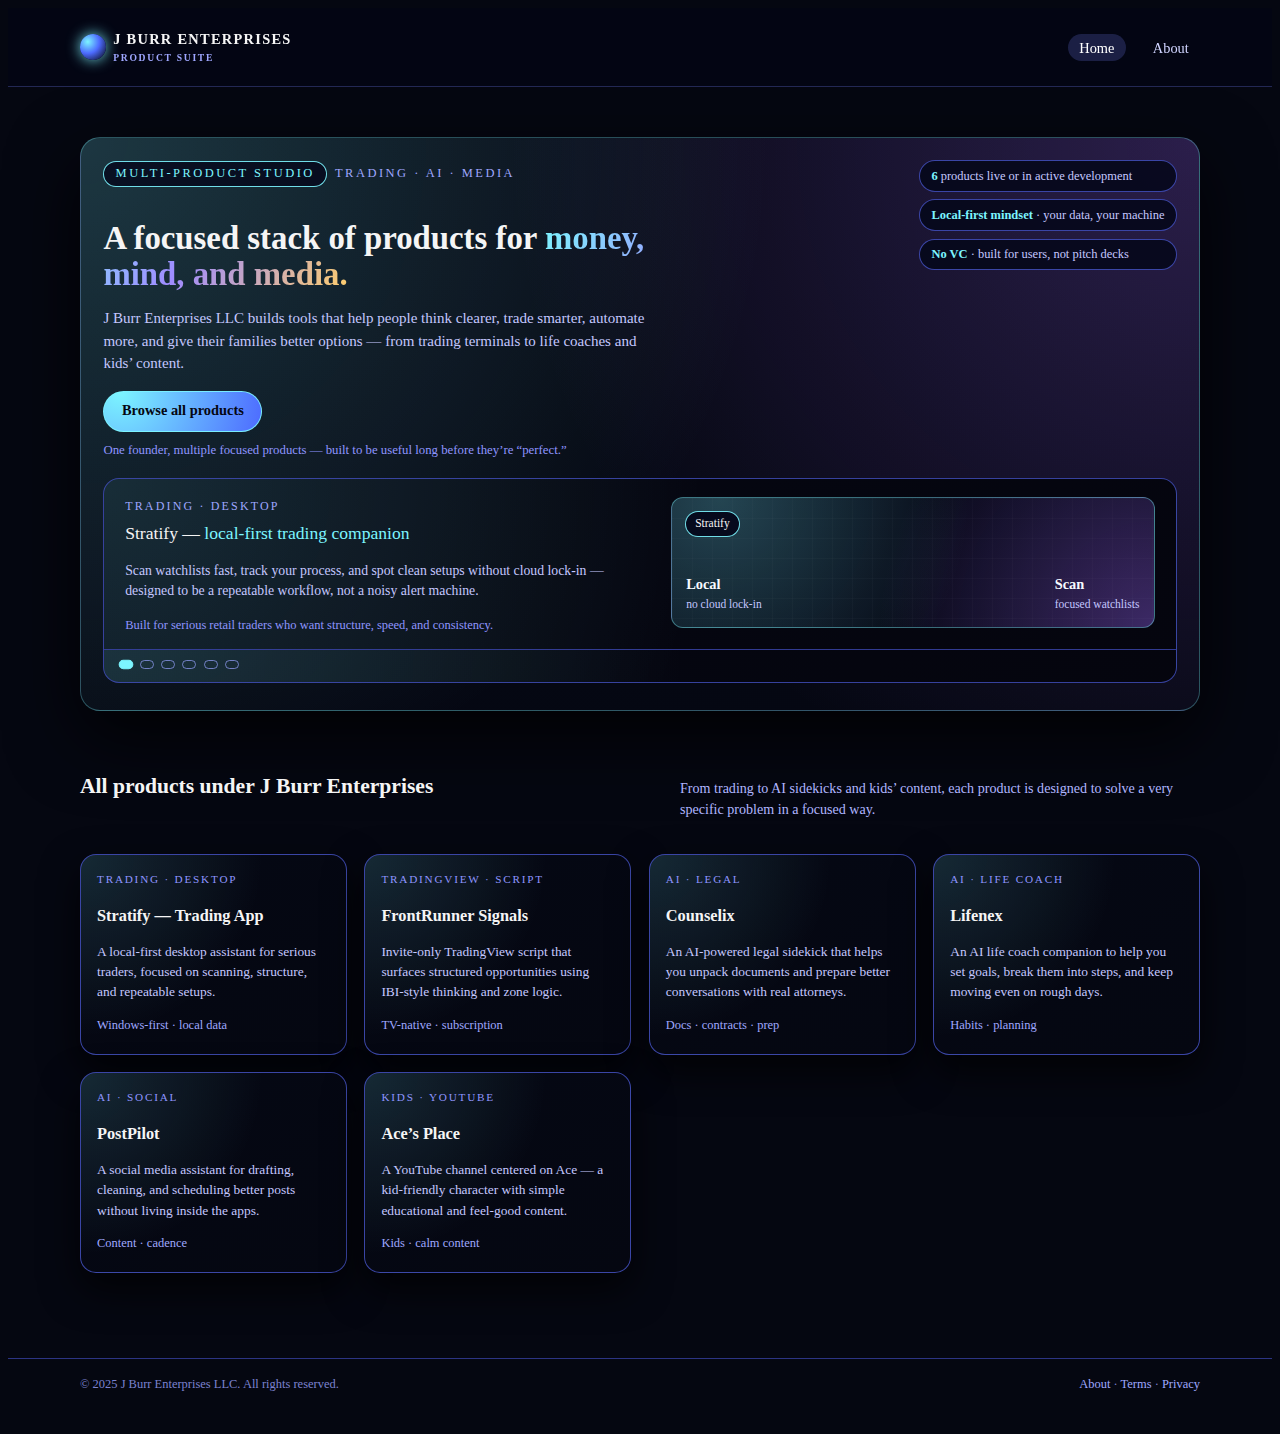
<file: index.html>
<!DOCTYPE html>
<html lang="en">
<head>
  <meta charset="UTF-8">
  <title>J Burr Enterprises LLC | Product Suite</title>
  <meta name="viewport" content="width=device-width, initial-scale=1.0">
  <link rel="stylesheet" href="style.css">
</head>
<body>
<header>
  <div class="nav-container">
    <div class="logo">
      <div class="logo-mark"></div>
      <span>J BURR ENTERPRISES<small>Product Suite</small></span>
    </div>
    <nav>
      <ul>
        <li><a href="index.html" class="active">Home</a></li>
        <li><a href="about/index.html">About</a></li>
      </ul>
    </nav>
    <!-- Removed the "Start with Stratify" CTA so home is neutral -->
  </div>
</header>

<main>
  <section class="hero-shell">
    <div class="hero-header">
      <div class="hero-copy">
        <div class="hero-kicker">
          <span class="pill">Multi-Product Studio</span>
          <span>Trading · AI · Media</span>
        </div>
        <h1>
          A focused stack of products for <span>money, mind, and media.</span>
        </h1>
        <p>
          J Burr Enterprises LLC builds tools that help people think clearer, trade smarter, automate more, and give their
          families better options — from trading terminals to life coaches and kids’ content.
        </p>
        <div class="hero-actions">
          <a href="#products" class="btn btn-primary">Browse all products</a>
          <!-- Removed "Jump to Stratify →" so Stratify isn't singled out -->
        </div>
        <div class="hero-meta">
          One founder, multiple focused products — built to be useful long before they’re “perfect.”
        </div>
      </div>
      <div class="hero-badge-stack">
        <div class="hero-badge"><strong>6</strong> products live or in active development</div>
        <div class="hero-badge"><strong>Local-first mindset</strong> · your data, your machine</div>
        <div class="hero-badge"><strong>No VC</strong> · built for users, not pitch decks</div>
      </div>
    </div>

    <div class="carousel" aria-label="Featured products">
      <div class="carousel-inner">
        <article class="carousel-slide active" data-index="0" data-href="stratify/index.html">
          <div class="slide-copy">
            <div class="slide-kicker">Trading · Desktop</div>
            <div class="slide-title">Stratify — <span>local-first trading companion</span></div>
            <p>
              Scan watchlists fast, track your process, and spot clean setups without cloud lock-in — designed to be
              a repeatable workflow, not a noisy alert machine.
            </p>
            <div class="slide-meta">
              Built for serious retail traders who want structure, speed, and consistency.
            </div>
          </div>
          <div class="slide-visual">
            <div class="slide-chip">Stratify</div>
            <div class="slide-metric">
              <span><strong>Local</strong>no cloud lock-in</span>
              <span><strong>Scan</strong>focused watchlists</span>
            </div>
          </div>
        </article>

        <article class="carousel-slide" data-index="1" data-href="frontrunner/index.html">
          <div class="slide-copy">
            <div class="slide-kicker">TradingView · Script</div>
            <div class="slide-title">FrontRunner Signals — <span>invite-only signals</span></div>
            <p>
              A premium TradingView indicator built around IBI-style logic and zone awareness to help you spot
              structured opportunities — without meme-chasing.
            </p>
            <div class="slide-meta">
              Subscription-based access with ongoing strategy updates.
            </div>
          </div>
          <div class="slide-visual">
            <div class="slide-chip">FrontRunner Signals</div>
            <div class="slide-metric">
              <span><strong>TV</strong>TradingView-native</span>
              <span><strong>Zones</strong>IBI-focused</span>
            </div>
          </div>
        </article>

        <article class="carousel-slide" data-index="2" data-href="counselix/index.html">
          <div class="slide-copy">
            <div class="slide-kicker">AI · Legal Sidekick</div>
            <div class="slide-title">Counselix — <span>AI legal sidekick</span></div>
            <p>
              A calm, practical helper for understanding legal language and documents — built to help you get clarity
              and prepare better questions for a licensed attorney.
            </p>
            <div class="slide-meta">
              Designed for everyday people and small-business paperwork.
            </div>
          </div>
          <div class="slide-visual">
            <div class="slide-chip">Counselix</div>
            <div class="slide-metric">
              <span><strong>Summaries</strong>plain-language</span>
              <span><strong>Prep</strong>better questions</span>
            </div>
          </div>
        </article>

        <article class="carousel-slide" data-index="3" data-href="lifenex/index.html">
          <div class="slide-copy">
            <div class="slide-kicker">AI · Life Coach</div>
            <div class="slide-title">Lifenex — <span>AI life coach companion</span></div>
            <p>
              A supportive, structured coaching assistant for goals, habits, and follow-through — built for real life,
              not “quote” culture. Track progress and stay consistent.
            </p>
            <div class="slide-meta">
              Focused on planning, habit streaks, and practical next steps.
            </div>
          </div>
          <div class="slide-visual">
            <div class="slide-chip">Lifenex</div>
            <div class="slide-metric">
              <span><strong>Habits</strong>daily nudges</span>
              <span><strong>Focus</strong>goal tracking</span>
            </div>
          </div>
        </article>

        <article class="carousel-slide" data-index="4" data-href="postpilot/index.html">
          <div class="slide-copy">
            <div class="slide-kicker">AI · Social Media</div>
            <div class="slide-title">PostPilot — <span>AI social media assistant</span></div>
            <p>
              Draft better posts faster, keep your pipeline moving, and stay consistent without burning out.
              Built to help creators and small businesses publish with confidence.
            </p>
            <div class="slide-meta">
              Content support from idea → draft → schedule (as integrations roll out).
            </div>
          </div>
          <div class="slide-visual">
            <div class="slide-chip">PostPilot</div>
            <div class="slide-metric">
              <span><strong>Drafts</strong>faster content</span>
              <span><strong>Cadence</strong>stay consistent</span>
            </div>
          </div>
        </article>

        <article class="carousel-slide" data-index="5" data-href="acesplace/index.html">
          <div class="slide-copy">
            <div class="slide-kicker">Kids · YouTube</div>
            <div class="slide-title">Ace’s Place — <span>kids’ learning & fun</span></div>
            <p>
              A kid-safe animated world with simple learning and feel-good stories — designed to be fun for kids
              and comfortable for parents.
            </p>
            <div class="slide-meta">
              Counting, colors, states, stories, and more — all in Ace’s world.
            </div>
          </div>
          <div class="slide-visual">
            <div class="slide-chip">Ace’s Place</div>
            <div class="slide-metric">
              <span><strong>Learn</strong>light education</span>
              <span><strong>Vibes</strong>kid-safe</span>
            </div>
          </div>
        </article>
      </div>

      <div class="carousel-dots">
        <button class="dot active" data-index="0"></button>
        <button class="dot" data-index="1"></button>
        <button class="dot" data-index="2"></button>
        <button class="dot" data-index="3"></button>
        <button class="dot" data-index="4"></button>
        <button class="dot" data-index="5"></button>
      </div>
    </div>
  </section>

  <section class="section" id="products">
    <div class="section-header">
      <h2>All products under J Burr Enterprises</h2>
      <p>
        From trading to AI sidekicks and kids’ content, each product is designed to solve a very specific problem in a focused way.
      </p>
    </div>

    <div class="product-grid">
      <a class="card-link" href="stratify/index.html">
        <article class="card">
          <div class="card-tag">Trading · Desktop</div>
          <h3>Stratify — Trading App</h3>
          <p>A local-first desktop assistant for serious traders, focused on scanning, structure, and repeatable setups.</p>
          <div class="card-footer"><span>Windows-first · local data</span></div>
        </article>
      </a>

      <a class="card-link" href="frontrunner/index.html">
        <article class="card">
          <div class="card-tag">TradingView · Script</div>
          <h3>FrontRunner Signals</h3>
          <p>Invite-only TradingView script that surfaces structured opportunities using IBI-style thinking and zone logic.</p>
          <div class="card-footer"><span>TV-native · subscription</span></div>
        </article>
      </a>

      <a class="card-link" href="counselix/index.html">
        <article class="card">
          <div class="card-tag">AI · Legal</div>
          <h3>Counselix</h3>
          <p>An AI-powered legal sidekick that helps you unpack documents and prepare better conversations with real attorneys.</p>
          <div class="card-footer"><span>Docs · contracts · prep</span></div>
        </article>
      </a>

      <a class="card-link" href="lifenex/index.html">
        <article class="card">
          <div class="card-tag">AI · Life Coach</div>
          <h3>Lifenex</h3>
          <p>An AI life coach companion to help you set goals, break them into steps, and keep moving even on rough days.</p>
          <div class="card-footer"><span>Habits · planning</span></div>
        </article>
      </a>

      <a class="card-link" href="postpilot/index.html">
        <article class="card">
          <div class="card-tag">AI · Social</div>
          <h3>PostPilot</h3>
          <p>A social media assistant for drafting, cleaning, and scheduling better posts without living inside the apps.</p>
          <div class="card-footer"><span>Content · cadence</span></div>
        </article>
      </a>

      <a class="card-link" href="acesplace/index.html">
        <article class="card">
          <div class="card-tag">Kids · YouTube</div>
          <h3>Ace’s Place</h3>
          <p>A YouTube channel centered on Ace — a kid-friendly character with simple educational and feel-good content.</p>
          <div class="card-footer"><span>Kids · calm content</span></div>
        </article>
      </a>
    </div>
  </section>
</main>

<footer>
  <div class="footer-inner">
    <span>© 2025 J Burr Enterprises LLC. All rights reserved.</span>
    <span>
      <a href="about/index.html">About</a> ·
      <a href="#">Terms</a> ·
      <a href="#">Privacy</a>
    </span>
  </div>
</footer>

<script>
(function() {
  const slides = Array.from(document.querySelectorAll('.carousel-slide'));
  const dots = Array.from(document.querySelectorAll('.dot'));
  let current = 0;
  let timer;

  function showSlide(index) {
    slides.forEach(s => s.classList.remove('active'));
    dots.forEach(d => d.classList.remove('active'));
    slides[index].classList.add('active');
    dots[index].classList.add('active');
    current = index;
  }

  function nextSlide() {
    const next = (current + 1) % slides.length;
    showSlide(next);
  }

  function startTimer() {
    timer = setInterval(nextSlide, 6500);
  }

  function resetTimer() {
    clearInterval(timer);
    startTimer();
  }

  // Dot navigation only (carousel slides are not clickable)
  dots.forEach(dot => {
    dot.addEventListener('click', (e) => {
      e.stopPropagation();
      const idx = parseInt(dot.getAttribute('data-index'), 10);
      showSlide(idx);
      resetTimer();
    });
  });

  showSlide(0);
  startTimer();
})();
</script>
</body>
</html>
</file>
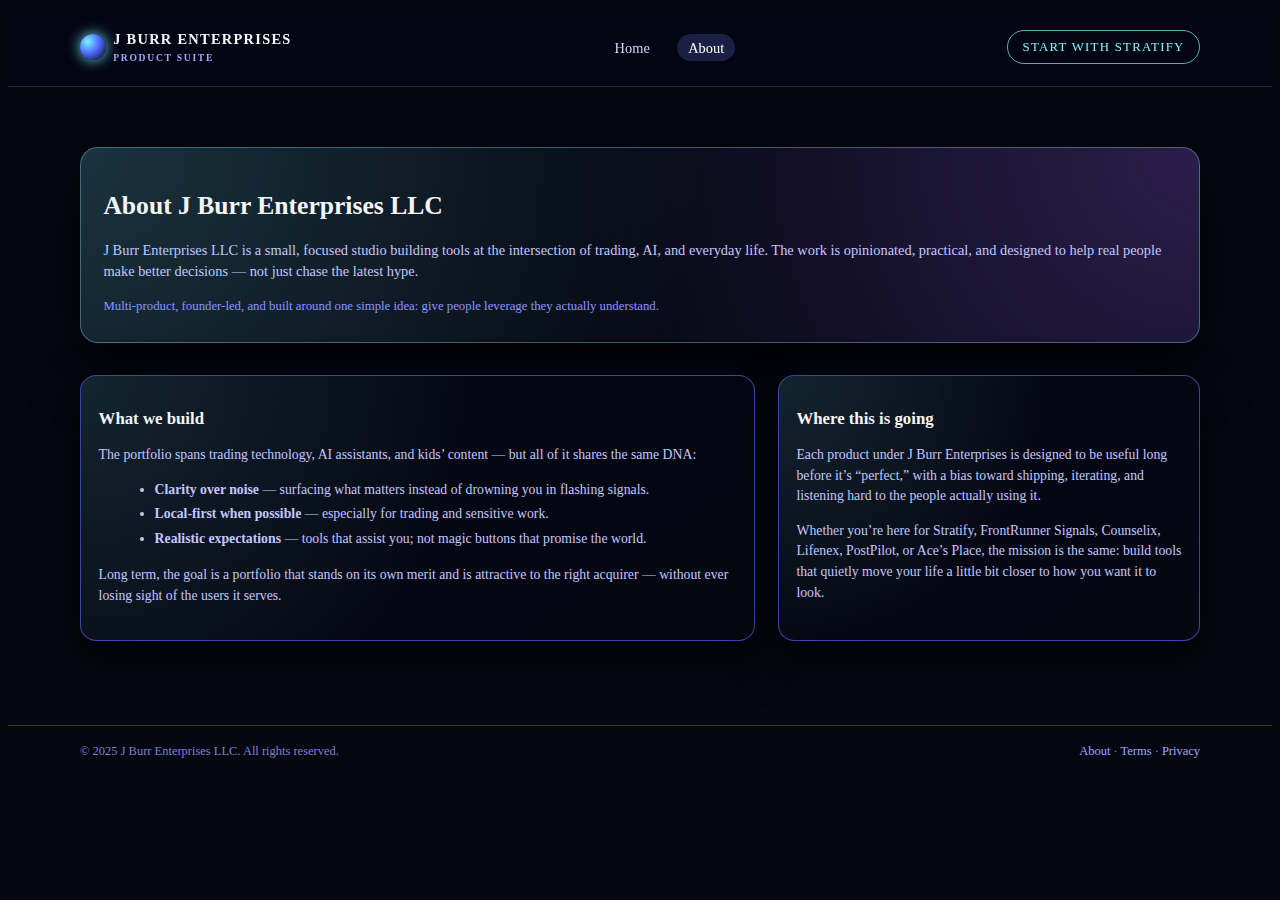
<file: about/index.html>
<!DOCTYPE html>
<html lang="en">
<head>
  <meta charset="UTF-8">
  <title>About | J Burr Enterprises LLC</title>
  <meta name="viewport" content="width=device-width, initial-scale=1.0">
  <link rel="stylesheet" href="../style.css">
</head>
<body>
<header>
  <div class="nav-container">
    <div class="logo">
      <div class="logo-mark"></div>
      <span>J BURR ENTERPRISES<small>Product Suite</small></span>
    </div>
    <nav>
      <ul>
        <li><a href="../index.html">Home</a></li>
        <li><a href="../about/index.html" class="active">About</a></li>
      </ul>
    </nav>
    <a href="../stratify/index.html" class="nav-cta">Start with Stratify</a>
  </div>
</header>

<main>
  <section class="page-hero">
    <h1>About J Burr Enterprises LLC</h1>
    <p>
      J Burr Enterprises LLC is a small, focused studio building tools at the intersection of trading, AI, and everyday life.
      The work is opinionated, practical, and designed to help real people make better decisions — not just chase the latest hype.
    </p>
    <div class="page-hero-meta">
      Multi-product, founder-led, and built around one simple idea: give people leverage they actually understand.
    </div>
  </section>

  <section class="page-layout">
    <article class="panel">
      <h2>What we build</h2>
      <p>
        The portfolio spans trading technology, AI assistants, and kids’ content — but all of it shares the same DNA:
      </p>
      <ul>
        <li><strong>Clarity over noise</strong> — surfacing what matters instead of drowning you in flashing signals.</li>
        <li><strong>Local-first when possible</strong> — especially for trading and sensitive work.</li>
        <li><strong>Realistic expectations</strong> — tools that assist you; not magic buttons that promise the world.</li>
      </ul>
      <p class="subtle">
        Long term, the goal is a portfolio that stands on its own merit and is attractive to the right acquirer — without ever
        losing sight of the users it serves.
      </p>
    </article>
    <article class="panel">
      <h2>Where this is going</h2>
      <p>
        Each product under J Burr Enterprises is designed to be useful long before it’s “perfect,” with a bias toward shipping,
        iterating, and listening hard to the people actually using it.
      </p>
      <p>
        Whether you’re here for Stratify, FrontRunner Signals, Counselix, Lifenex, PostPilot, or Ace’s Place, the mission is
        the same: build tools that quietly move your life a little bit closer to how you want it to look.
      </p>
    </article>
  </section>
</main>

<footer>
  <div class="footer-inner">
    <span>© 2025 J Burr Enterprises LLC. All rights reserved.</span>
    <span>
      <a href="../about/index.html">About</a> ·
      <a href="#">Terms</a> ·
      <a href="#">Privacy</a>
    </span>
  </div>
</footer>
</body>
</html>
</file>
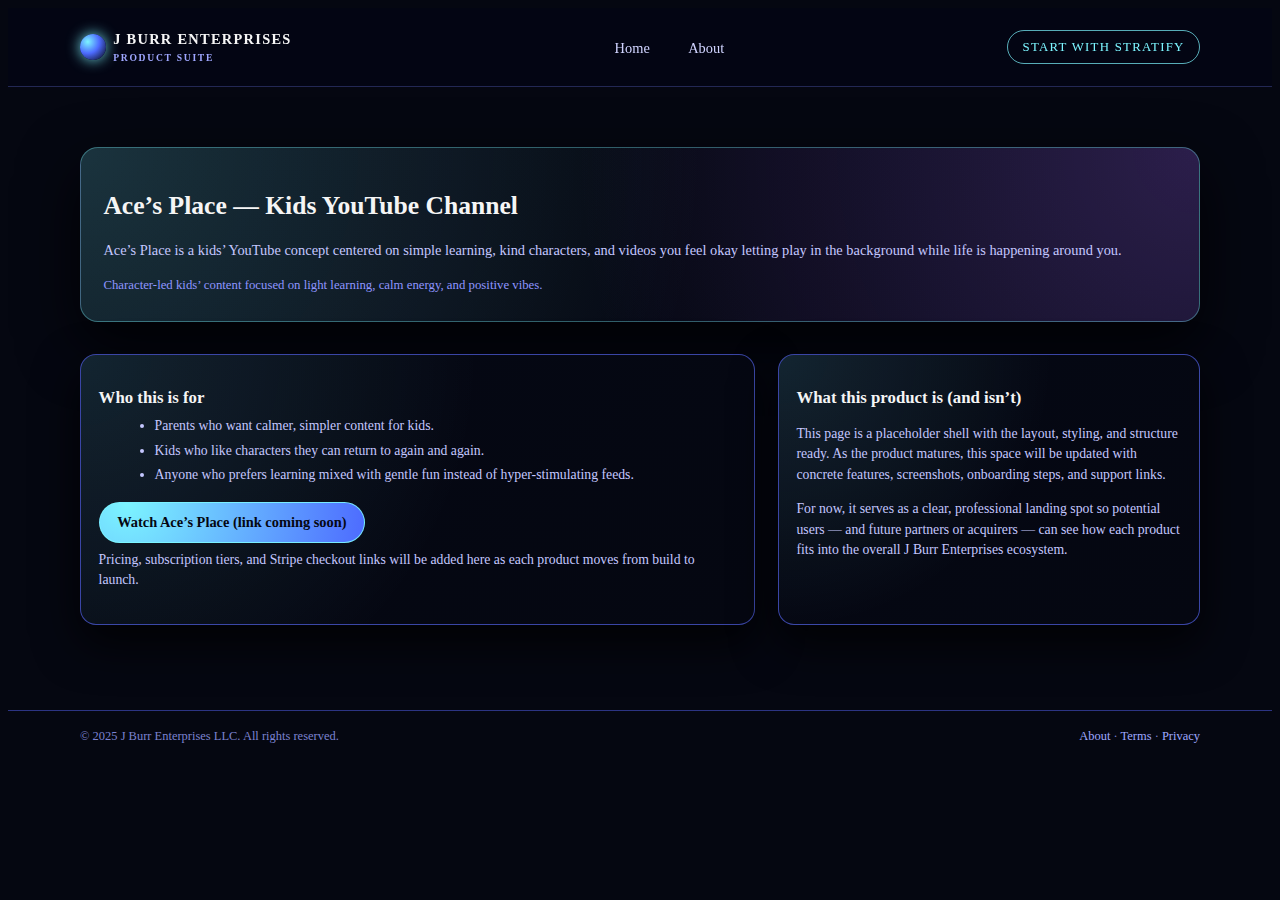
<file: acesplace/index.html>
<!DOCTYPE html>
<html lang="en">
<head>
  <meta charset="UTF-8">
  <title>Ace’s Place — Kids YouTube Channel | J Burr Enterprises LLC</title>
  <meta name="viewport" content="width=device-width, initial-scale=1.0">
  <link rel="stylesheet" href="../style.css">
</head>
<body>
<header>
  <div class="nav-container">
    <div class="logo">
      <div class="logo-mark"></div>
      <span>J BURR ENTERPRISES<small>Product Suite</small></span>
    </div>
    <nav>
      <ul>
        <li><a href="../index.html">Home</a></li>
        <li><a href="../about/index.html">About</a></li>
      </ul>
    </nav>
    <a href="../stratify/index.html" class="nav-cta">Start with Stratify</a>
  </div>
</header>

<main>
  <section class="page-hero">
    <h1>Ace’s Place — Kids YouTube Channel</h1>
    <p>
      Ace’s Place is a kids’ YouTube concept centered on simple learning, kind characters, and videos you feel okay letting play in the background while life is happening around you.
    </p>
    <div class="page-hero-meta">
      Character-led kids’ content focused on light learning, calm energy, and positive vibes.
    </div>
  </section>

  <section class="page-layout">
    <article class="panel">
      <h2>Who this is for</h2>
      <ul>
        <li>Parents who want calmer, simpler content for kids.</li><li>Kids who like characters they can return to again and again.</li><li>Anyone who prefers learning mixed with gentle fun instead of hyper-stimulating feeds.</li>
      </ul>
      <div style="margin-top:0.8rem;">
        <a href="#" class="btn btn-primary">Watch Ace’s Place (link coming soon)</a>
      </div>
      <p class="subtle">
        Pricing, subscription tiers, and Stripe checkout links will be added here as each product moves from build to launch.
      </p>
    </article>
    <article class="panel">
      <h2>What this product is (and isn’t)</h2>
      <p>
        This page is a placeholder shell with the layout, styling, and structure ready. As the product matures, this space
        will be updated with concrete features, screenshots, onboarding steps, and support links.
      </p>
      <p>
        For now, it serves as a clear, professional landing spot so potential users — and future partners or acquirers — can see
        how each product fits into the overall J Burr Enterprises ecosystem.
      </p>
    </article>
  </section>
</main>

<footer>
  <div class="footer-inner">
    <span>© 2025 J Burr Enterprises LLC. All rights reserved.</span>
    <span>
      <a href="../about/index.html">About</a> ·
      <a href="#">Terms</a> ·
      <a href="#">Privacy</a>
    </span>
  </div>
</footer>
</body>
</html>
</file>
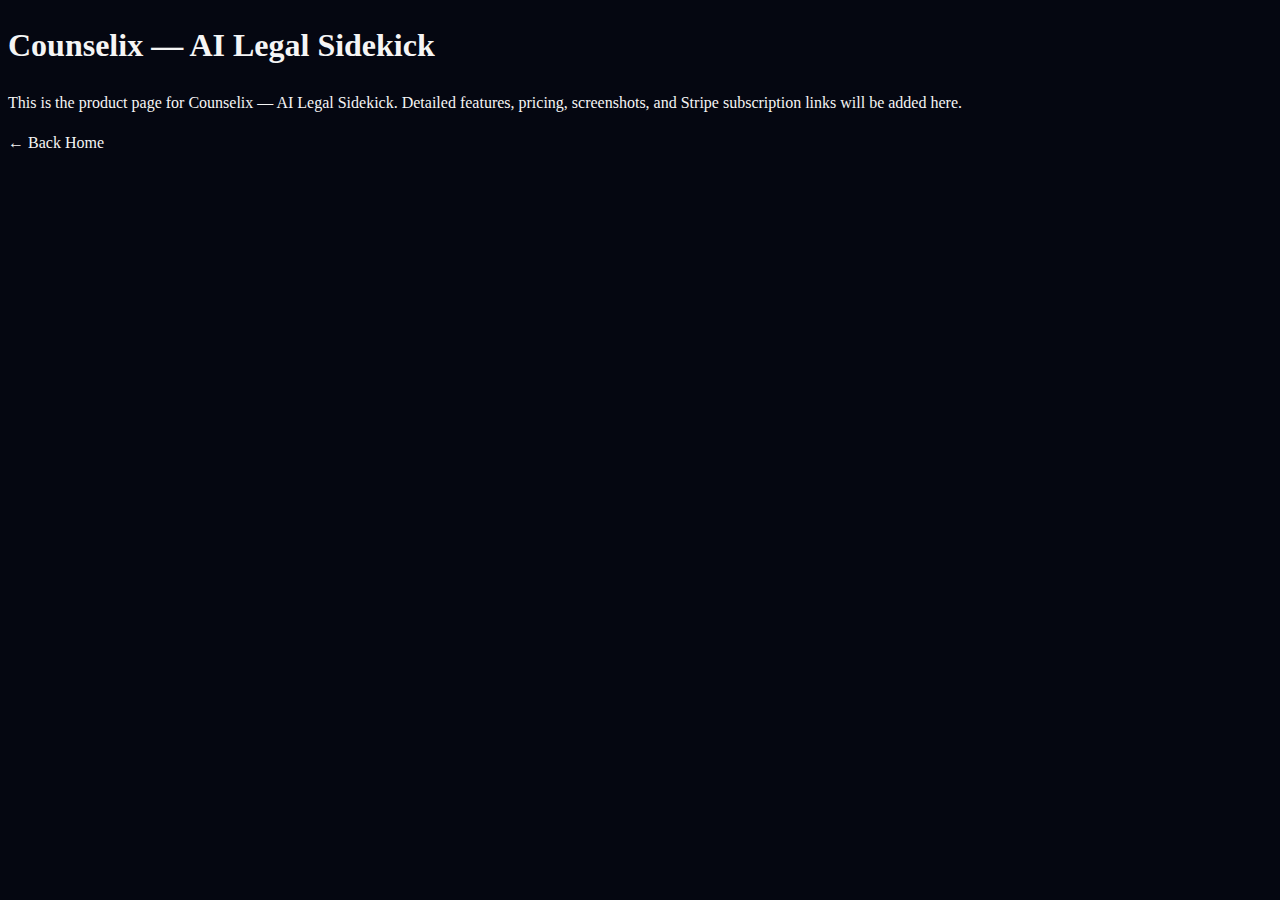
<file: counselix/index.html>
<!DOCTYPE html>
<html>
<head>
<title>Counselix — AI Legal Sidekick</title>
<link rel="stylesheet" href="../style.css">
</head>
<body>
<h1>Counselix — AI Legal Sidekick</h1>
<p>This is the product page for Counselix — AI Legal Sidekick. Detailed features, pricing, screenshots, and Stripe subscription links will be added here.</p>
<a href="../index.html">← Back Home</a>
</body>
</html>
</file>
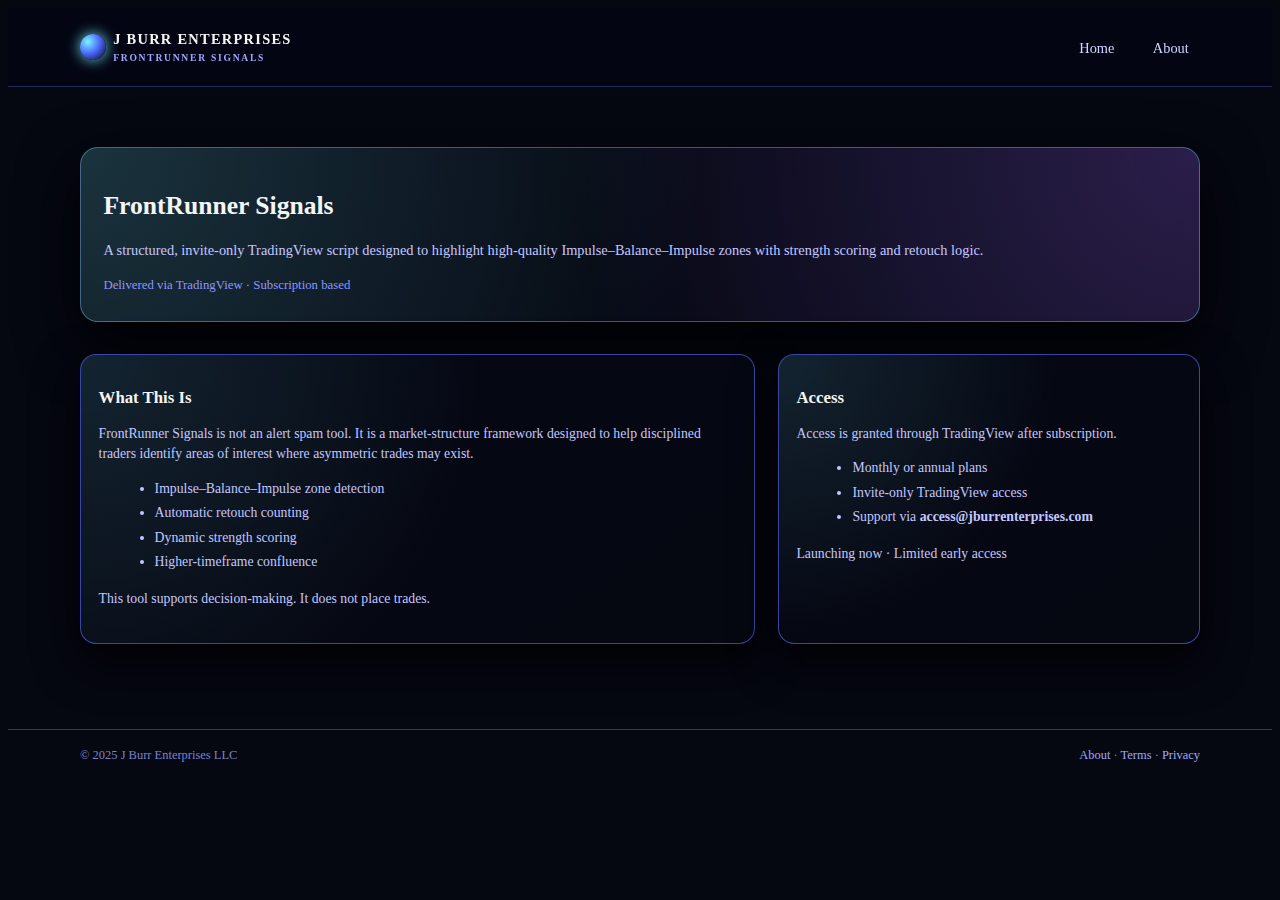
<file: frontrunner/index.html>
<!DOCTYPE html>
<html lang="en">
<head>
  <meta charset="UTF-8">
  <title>FrontRunner Signals | J Burr Enterprises</title>
  <meta name="viewport" content="width=device-width, initial-scale=1.0">

  <!-- IMPORTANT: relative path back to root -->
  <link rel="stylesheet" href="../style.css">

  <!-- NO base tag -->
  <!-- NO canonical -->
  <!-- NO meta refresh -->
</head>
<body>

<header>
  <div class="nav-container">
    <div class="logo">
      <div class="logo-mark"></div>
      <span>J BURR ENTERPRISES<small>FrontRunner Signals</small></span>
    </div>
    <nav>
      <ul>
        <li><a href="../index.html">Home</a></li>
        <li><a href="../about/index.html">About</a></li>
      </ul>
    </nav>
  </div>
</header>

<main>
  <section class="page-hero">
    <h1>FrontRunner Signals</h1>
    <p>
      A structured, invite-only TradingView script designed to highlight
      high-quality Impulse–Balance–Impulse zones with strength scoring and retouch logic.
    </p>
    <div class="page-hero-meta">
      Delivered via TradingView · Subscription based
    </div>
  </section>

  <section class="page-layout">
    <div class="panel">
      <h2>What This Is</h2>
      <p>
        FrontRunner Signals is not an alert spam tool. It is a market-structure
        framework designed to help disciplined traders identify areas of interest
        where asymmetric trades may exist.
      </p>

      <ul>
        <li>Impulse–Balance–Impulse zone detection</li>
        <li>Automatic retouch counting</li>
        <li>Dynamic strength scoring</li>
        <li>Higher-timeframe confluence</li>
      </ul>

      <p class="subtle">
        This tool supports decision-making. It does not place trades.
      </p>
    </div>

    <div class="panel">
      <h2>Access</h2>
      <p>
        Access is granted through TradingView after subscription.
      </p>

      <ul>
        <li>Monthly or annual plans</li>
        <li>Invite-only TradingView access</li>
        <li>Support via <strong>access@jburrenterprises.com</strong></li>
      </ul>

      <p class="subtle">
        Launching now · Limited early access
      </p>
    </div>
  </section>
</main>

<footer>
  <div class="footer-inner">
    <span>© 2025 J Burr Enterprises LLC</span>
    <span>
      <a href="../about/index.html">About</a> ·
      <a href="#">Terms</a> ·
      <a href="#">Privacy</a>
    </span>
  </div>
</footer>

</body>
</html>
</file>
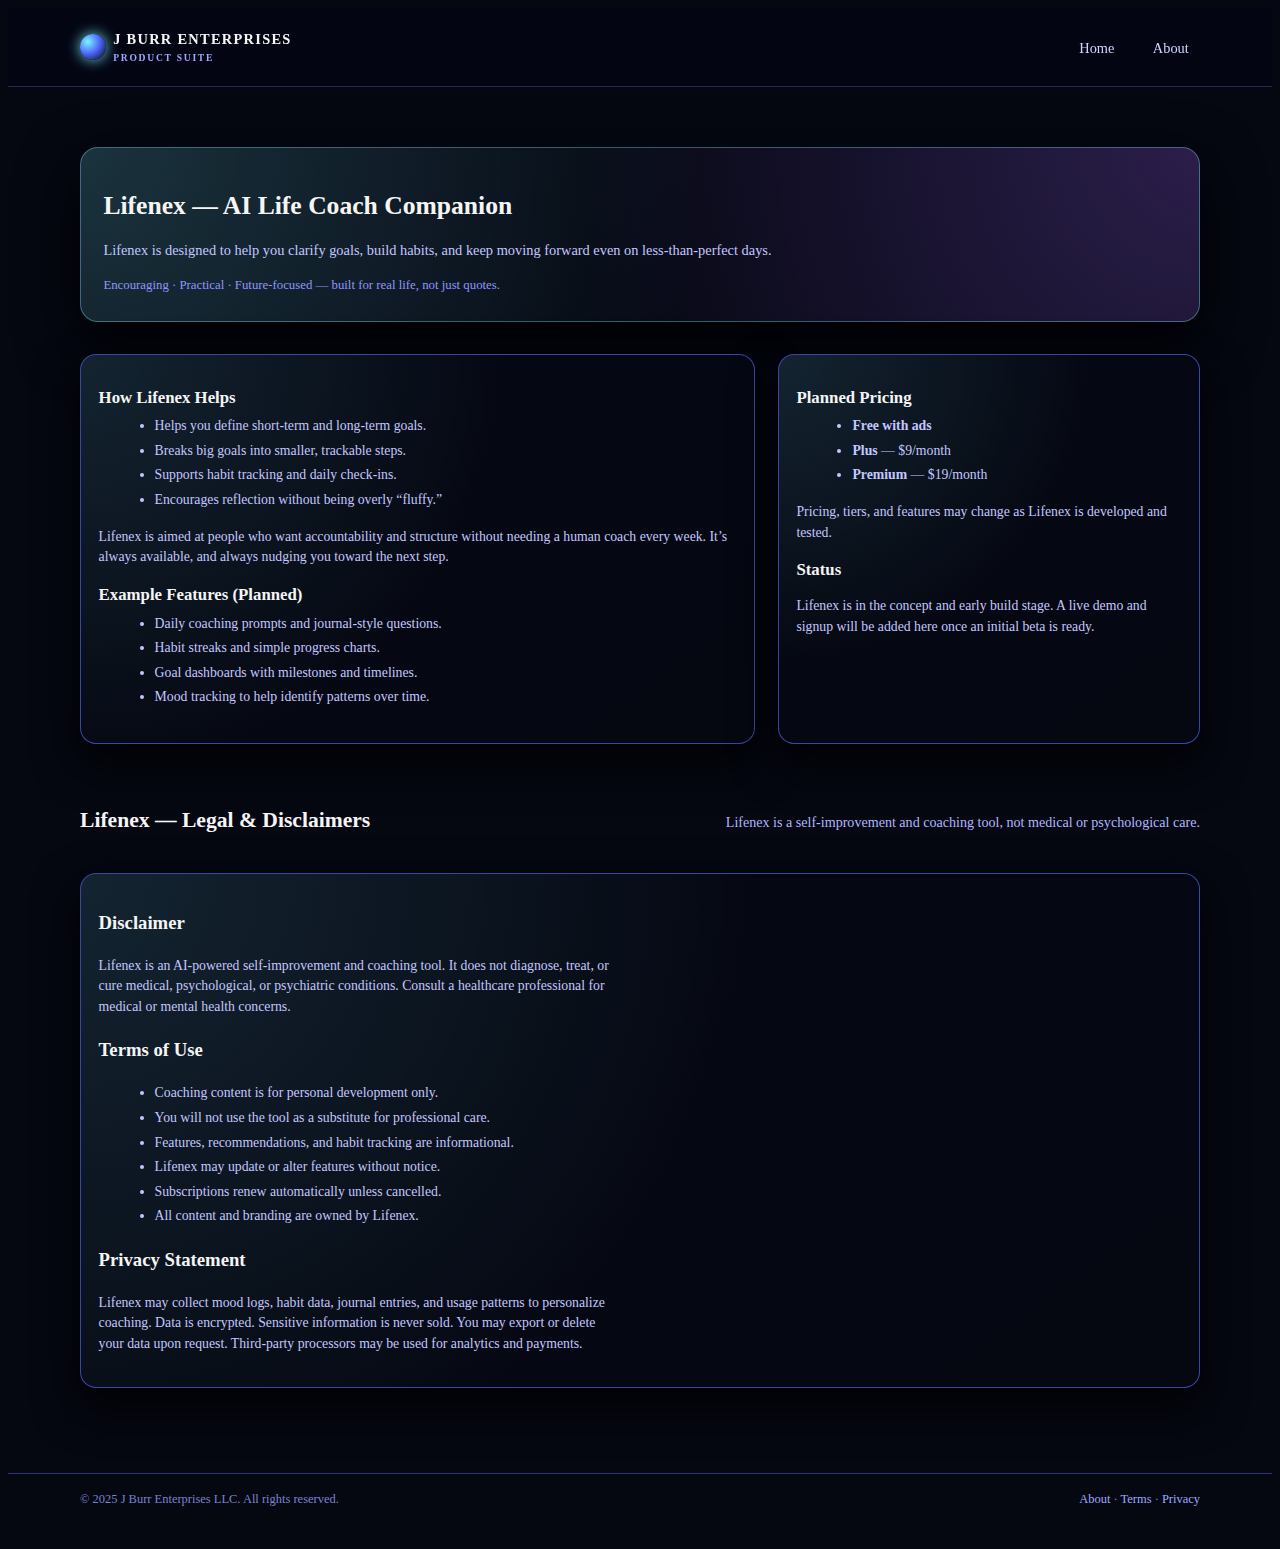
<file: lifenex/index.html>
<!DOCTYPE html>
<html lang="en">
<head>
  <meta charset="UTF-8">
  <title>Lifenex — AI Life Coach | J Burr Enterprises LLC</title>
  <meta name="viewport" content="width=device-width, initial-scale=1.0">
  <link rel="stylesheet" href="../style.css">
</head>
<body>
<header>
  <div class="nav-container">
    <div class="logo">
      <div class="logo-mark"></div>
      <span>J BURR ENTERPRISES<small>Product Suite</small></span>
    </div>
    <nav>
      <ul>
        <li><a href="../index.html">Home</a></li>
        <li><a href="../about/index.html">About</a></li>
      </ul>
    </nav>
  </div>
</header>

<main>
  <section class="page-hero">
    <h1>Lifenex — AI Life Coach Companion</h1>
    <p>
      Lifenex is designed to help you clarify goals, build habits, and keep moving forward even on
      less-than-perfect days.
    </p>
    <div class="page-hero-meta">
      Encouraging · Practical · Future-focused — built for real life, not just quotes.
    </div>
  </section>

  <section class="page-layout">
    <article class="panel">
      <h2>How Lifenex Helps</h2>
      <ul>
        <li>Helps you define short-term and long-term goals.</li>
        <li>Breaks big goals into smaller, trackable steps.</li>
        <li>Supports habit tracking and daily check-ins.</li>
        <li>Encourages reflection without being overly “fluffy.”</li>
      </ul>

      <p>
        Lifenex is aimed at people who want accountability and structure without needing a human
        coach every week. It’s always available, and always nudging you toward the next step.
      </p>

      <h2>Example Features (Planned)</h2>
      <ul>
        <li>Daily coaching prompts and journal-style questions.</li>
        <li>Habit streaks and simple progress charts.</li>
        <li>Goal dashboards with milestones and timelines.</li>
        <li>Mood tracking to help identify patterns over time.</li>
      </ul>
    </article>

    <aside class="panel">
      <h2>Planned Pricing</h2>
      <ul>
        <li><strong>Free with ads</strong></li>
        <li><strong>Plus</strong> — $9/month</li>
        <li><strong>Premium</strong> — $19/month</li>
      </ul>

      <p class="subtle">
        Pricing, tiers, and features may change as Lifenex is developed and tested.
      </p>

      <h2>Status</h2>
      <p>
        Lifenex is in the concept and early build stage. A live demo and signup will be added here
        once an initial beta is ready.
      </p>
    </aside>
  </section>

  <section class="section">
    <div class="section-header">
      <h2>Lifenex — Legal & Disclaimers</h2>
      <p>
        Lifenex is a self-improvement and coaching tool, not medical or psychological care.
      </p>
    </div>

    <article class="panel">
      <h3>Disclaimer</h3>
      <p>
        Lifenex is an AI-powered self-improvement and coaching tool. It does not diagnose, treat, or
        cure medical, psychological, or psychiatric conditions. Consult a healthcare professional for
        medical or mental health concerns.
      </p>

      <h3>Terms of Use</h3>
      <ul>
        <li>Coaching content is for personal development only.</li>
        <li>You will not use the tool as a substitute for professional care.</li>
        <li>Features, recommendations, and habit tracking are informational.</li>
        <li>Lifenex may update or alter features without notice.</li>
        <li>Subscriptions renew automatically unless cancelled.</li>
        <li>All content and branding are owned by Lifenex.</li>
      </ul>

      <h3>Privacy Statement</h3>
      <p>
        Lifenex may collect mood logs, habit data, journal entries, and usage patterns to personalize
        coaching. Data is encrypted. Sensitive information is never sold. You may export or delete
        your data upon request. Third-party processors may be used for analytics and payments.
      </p>
    </article>
  </section>
</main>

<footer>
  <div class="footer-inner">
    <span>© 2025 J Burr Enterprises LLC. All rights reserved.</span>
    <span>
      <a href="../about/index.html">About</a> ·
      <a href="#">Terms</a> ·
      <a href="#">Privacy</a>
    </span>
  </div>
</footer>
</body>
</html>
</file>
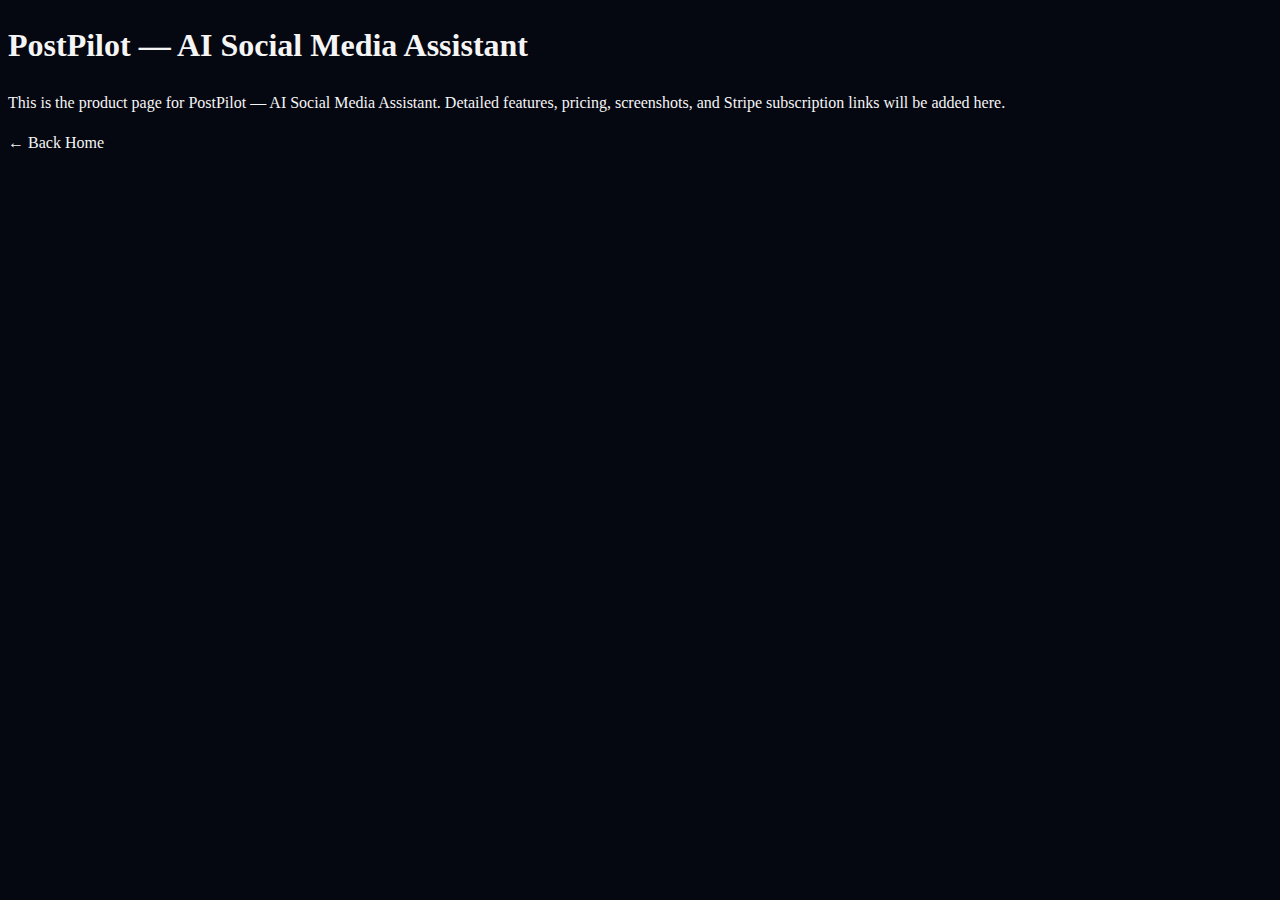
<file: postpilot/index.html>
<!DOCTYPE html>
<html>
<head>
<title>PostPilot — AI Social Media Assistant</title>
<link rel="stylesheet" href="../style.css">
</head>
<body>
<h1>PostPilot — AI Social Media Assistant</h1>
<p>This is the product page for PostPilot — AI Social Media Assistant. Detailed features, pricing, screenshots, and Stripe subscription links will be added here.</p>
<a href="../index.html">← Back Home</a>
</body>
</html>
</file>
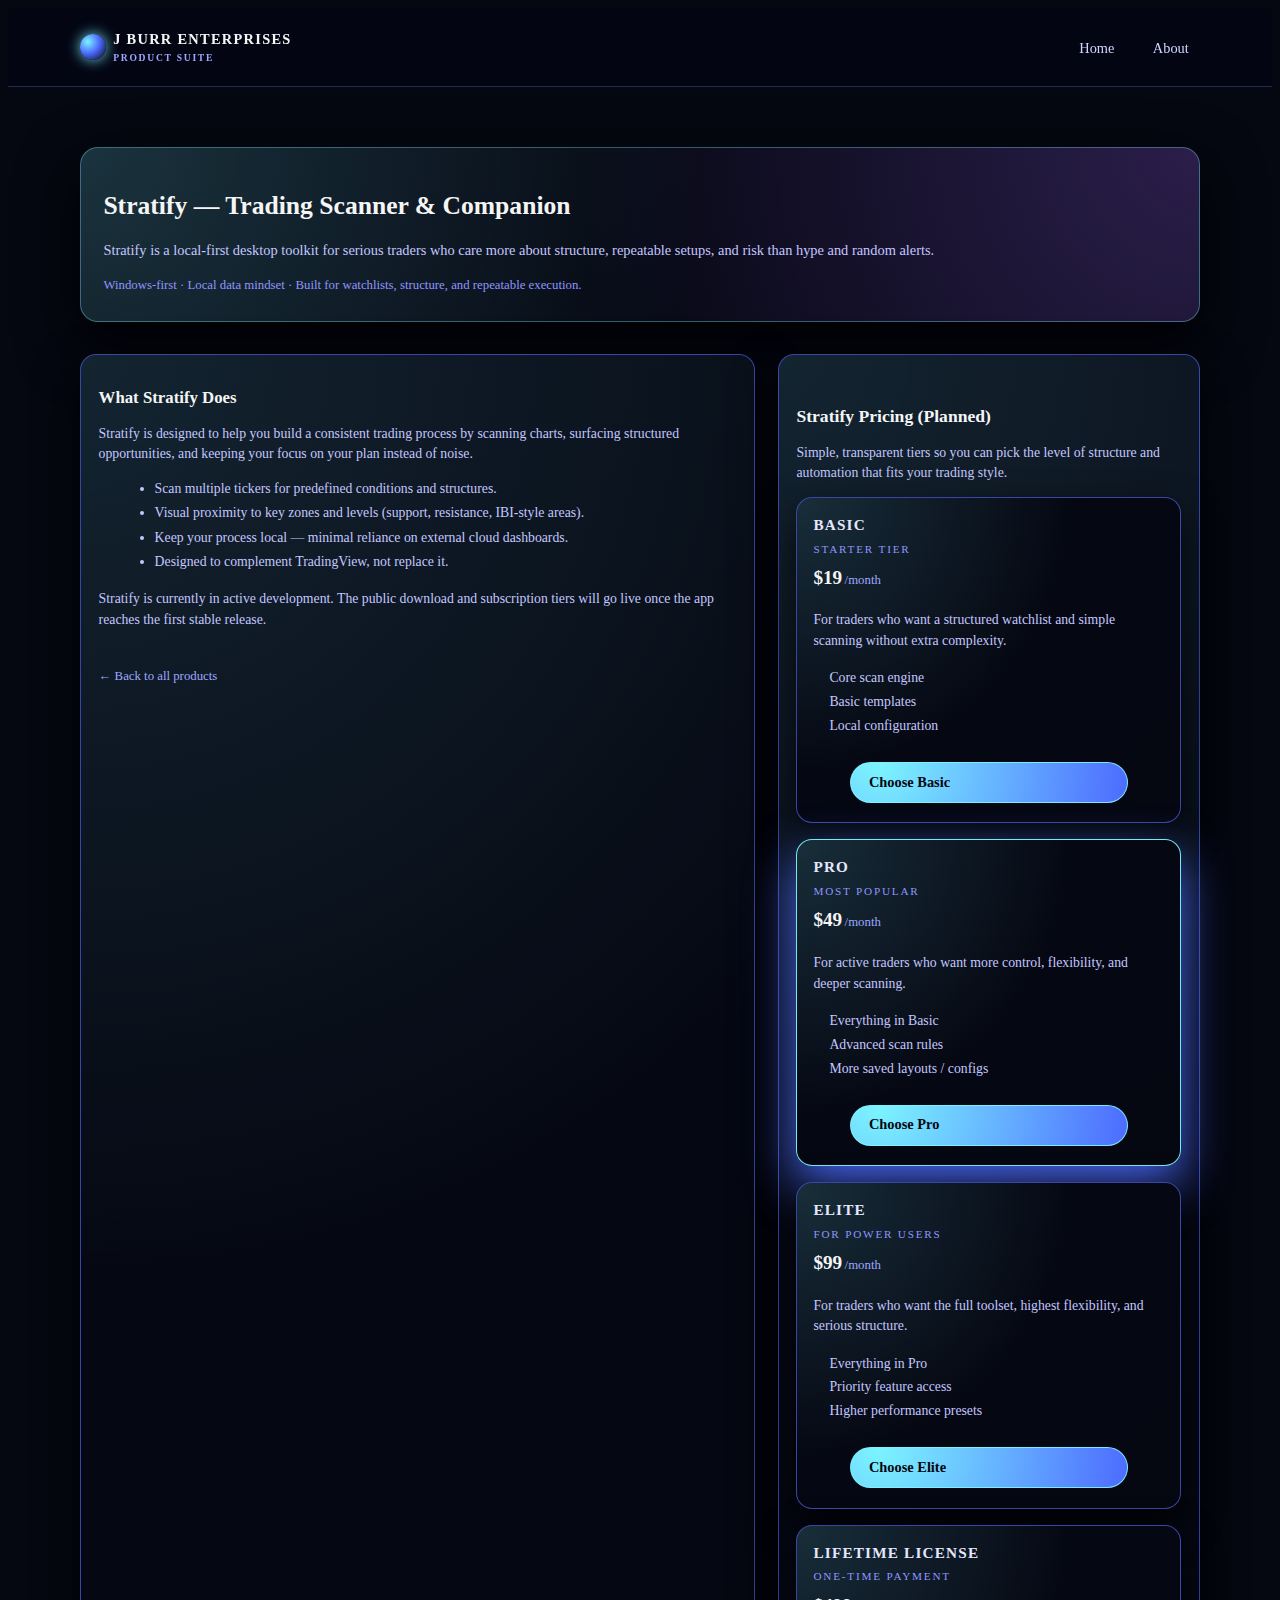
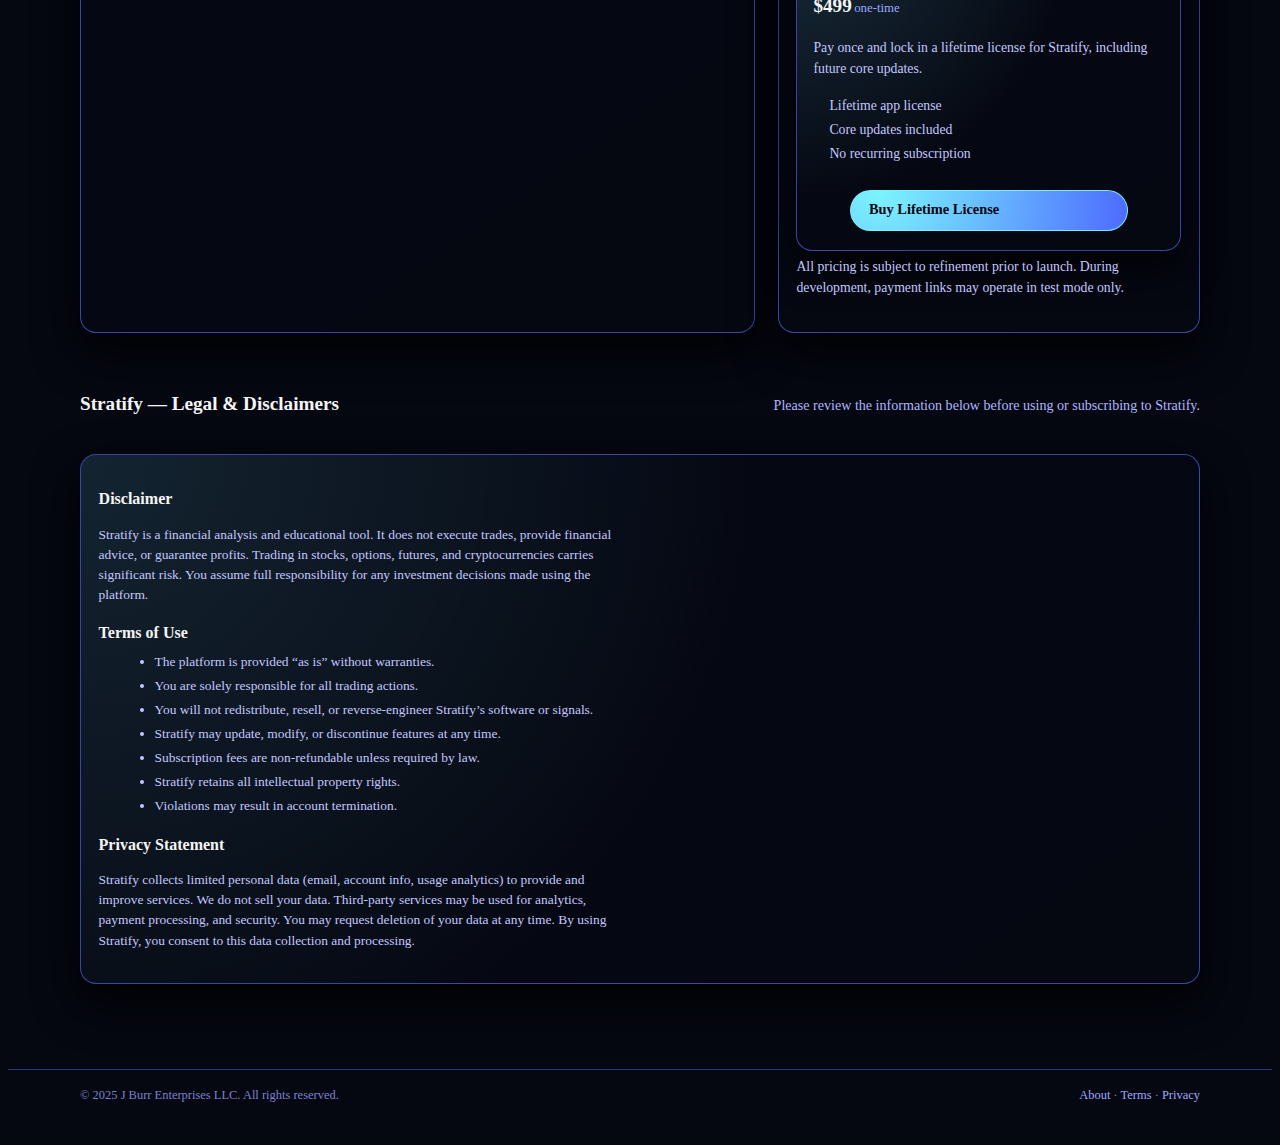
<file: stratify/index.html>
<!DOCTYPE html>
<html lang="en">
<head>
  <meta charset="UTF-8">
  <title>Stratify — Trading App | J Burr Enterprises LLC</title>
  <meta name="viewport" content="width=device-width, initial-scale=1.0">
  <link rel="stylesheet" href="../style.css">
  <link rel="stylesheet" href="../product.css">
</head>
<body class="product-page">
<header>
  <div class="nav-container">
    <div class="logo">
      <div class="logo-mark"></div>
      <span>J BURR ENTERPRISES<small>Product Suite</small></span>
    </div>
    <nav>
      <ul>
        <li><a href="../index.html">Home</a></li>
        <li><a href="../about/index.html">About</a></li>
      </ul>
    </nav>
  </div>
</header>

<main>
  <section class="page-hero">
    <h1>Stratify — Trading Scanner & Companion</h1>
    <p>
      Stratify is a local-first desktop toolkit for serious traders who care more about structure,
      repeatable setups, and risk than hype and random alerts.
    </p>
    <div class="page-hero-meta">
      Windows-first · Local data mindset · Built for watchlists, structure, and repeatable execution.
    </div>
  </section>

  <section class="page-layout">
    <article class="panel">
      <h2>What Stratify Does</h2>
      <p>
        Stratify is designed to help you build a consistent trading process by scanning charts,
        surfacing structured opportunities, and keeping your focus on your plan instead of noise.
      </p>

      <ul>
        <li>Scan multiple tickers for predefined conditions and structures.</li>
        <li>Visual proximity to key zones and levels (support, resistance, IBI-style areas).</li>
        <li>Keep your process local — minimal reliance on external cloud dashboards.</li>
        <li>Designed to complement TradingView, not replace it.</li>
      </ul>

      <p class="subtle">
        Stratify is currently in active development. The public download and subscription tiers will
        go live once the app reaches the first stable release.
      </p>

      <a href="../index.html" class="back-link">← Back to all products</a>
    </article>

    <aside class="panel">
      <section class="pricing-section">
        <h2>Stratify Pricing (Planned)</h2>
        <p class="pricing-intro">
          Simple, transparent tiers so you can pick the level of structure and automation that fits
          your trading style.
        </p>

        <div class="pricing-grid">
          <div class="pricing-card">
            <div class="plan-name">Basic</div>
            <div class="plan-tag">Starter tier</div>
            <div class="plan-price">$19<span>/month</span></div>
            <p class="plan-description">
              For traders who want a structured watchlist and simple scanning without extra complexity.
            </p>
            <div class="plan-details">
              <ul>
                <li>Core scan engine</li>
                <li>Basic templates</li>
                <li>Local configuration</li>
              </ul>
            </div>
            <div class="plan-actions">
              <a href="https://buy.stripe.com/test_eVqeVd4SAeb769TfTVdEs00" class="btn btn-primary">
                Choose Basic
              </a>
            </div>
          </div>

          <div class="pricing-card highlight">
            <div class="plan-name">Pro</div>
            <div class="plan-tag">Most popular</div>
            <div class="plan-price">$49<span>/month</span></div>
            <p class="plan-description">
              For active traders who want more control, flexibility, and deeper scanning.
            </p>
            <div class="plan-details">
              <ul>
                <li>Everything in Basic</li>
                <li>Advanced scan rules</li>
                <li>More saved layouts / configs</li>
              </ul>
            </div>
            <div class="plan-actions">
              <a href="https://buy.stripe.com/test_5kQcN5fxed73budbDFdEs01" class="btn btn-primary">
                Choose Pro
              </a>
            </div>
          </div>

          <div class="pricing-card">
            <div class="plan-name">Elite</div>
            <div class="plan-tag">For power users</div>
            <div class="plan-price">$99<span>/month</span></div>
            <p class="plan-description">
              For traders who want the full toolset, highest flexibility, and serious structure.
            </p>
            <div class="plan-details">
              <ul>
                <li>Everything in Pro</li>
                <li>Priority feature access</li>
                <li>Higher performance presets</li>
              </ul>
            </div>
            <div class="plan-actions">
              <a href="https://buy.stripe.com/test_3cI5kDacU7MJ7dX9vxdEs02" class="btn btn-primary">
                Choose Elite
              </a>
            </div>
          </div>

          <div class="pricing-card">
            <div class="plan-name">Lifetime License</div>
            <div class="plan-tag">One-time payment</div>
            <div class="plan-price">$499<span>one-time</span></div>
            <p class="plan-description">
              Pay once and lock in a lifetime license for Stratify, including future core updates.
            </p>
            <div class="plan-details">
              <ul>
                <li>Lifetime app license</li>
                <li>Core updates included</li>
                <li>No recurring subscription</li>
              </ul>
            </div>
            <div class="plan-actions">
              <a href="https://buy.stripe.com/test_aFaaEX98Q3wt1TD235dEs03" class="btn btn-primary">
                Buy Lifetime License
              </a>
            </div>
          </div>
        </div>

        <p class="subtle">
          All pricing is subject to refinement prior to launch. During development, payment links may
          operate in test mode only.
        </p>
      </section>
    </aside>
  </section>

  <section class="section legal-section">
    <div class="section-header">
      <h2>Stratify — Legal & Disclaimers</h2>
      <p>
        Please review the information below before using or subscribing to Stratify.
      </p>
    </div>
    <article class="panel">
      <h3>Disclaimer</h3>
      <p>
        Stratify is a financial analysis and educational tool. It does not execute trades, provide
        financial advice, or guarantee profits. Trading in stocks, options, futures, and
        cryptocurrencies carries significant risk. You assume full responsibility for any investment
        decisions made using the platform.
      </p>

      <h3>Terms of Use</h3>
      <ul>
        <li>The platform is provided “as is” without warranties.</li>
        <li>You are solely responsible for all trading actions.</li>
        <li>You will not redistribute, resell, or reverse-engineer Stratify’s software or signals.</li>
        <li>Stratify may update, modify, or discontinue features at any time.</li>
        <li>Subscription fees are non-refundable unless required by law.</li>
        <li>Stratify retains all intellectual property rights.</li>
        <li>Violations may result in account termination.</li>
      </ul>

      <h3>Privacy Statement</h3>
      <p>
        Stratify collects limited personal data (email, account info, usage analytics) to provide and
        improve services. We do not sell your data. Third-party services may be used for analytics,
        payment processing, and security. You may request deletion of your data at any time. By using
        Stratify, you consent to this data collection and processing.
      </p>
    </article>
  </section>
</main>

<footer>
  <div class="footer-inner">
    <span>© 2025 J Burr Enterprises LLC. All rights reserved.</span>
    <span>
      <a href="../about/index.html">About</a> ·
      <a href="#">Terms</a> ·
      <a href="#">Privacy</a>
    </span>
  </div>
</footer>
</body>
</html>
</file>
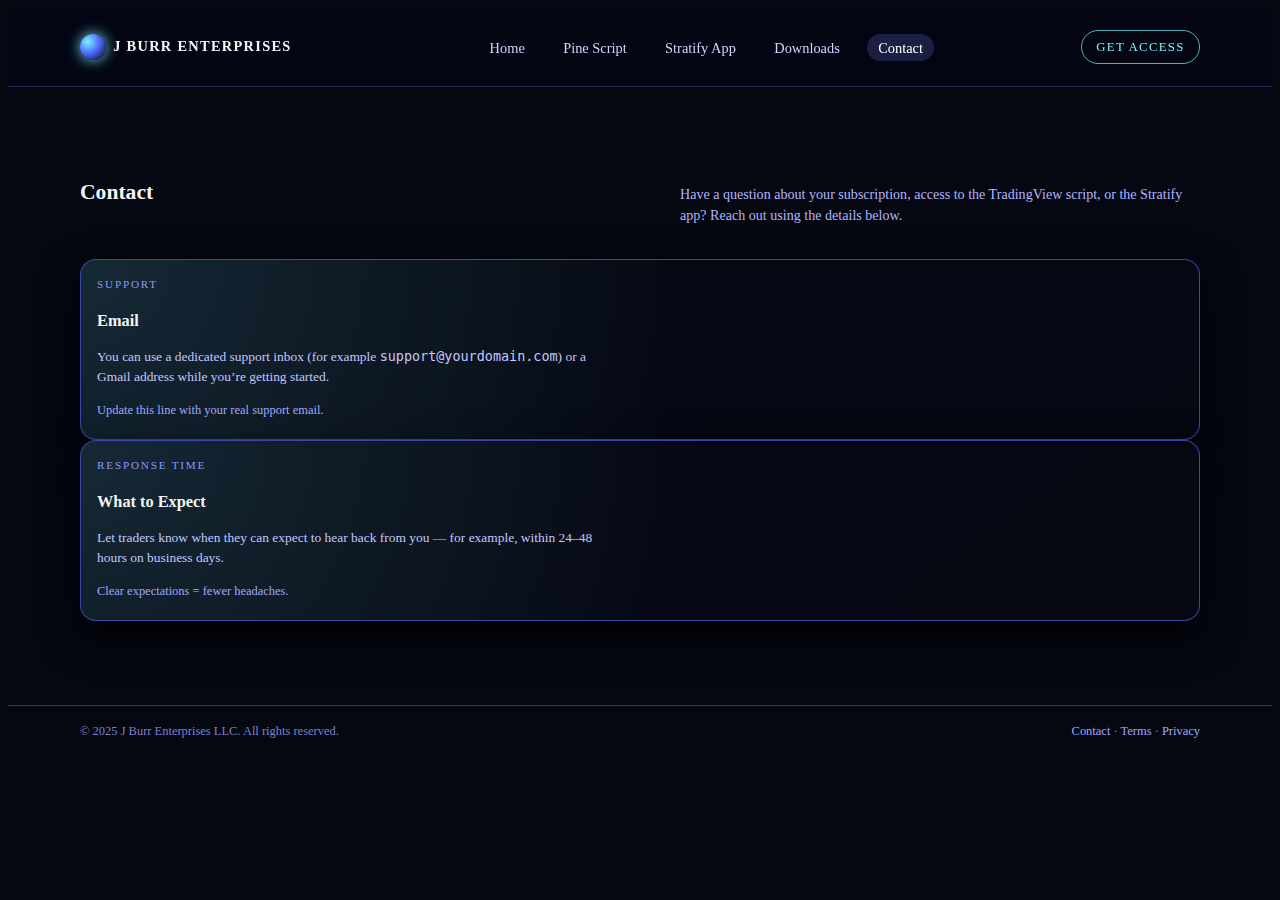
<file: contact.html>
<!DOCTYPE html>
<html lang="en">
<head>
  <meta charset="UTF-8">
  <title>Contact | J Burr Enterprises LLC</title>
  <meta name="viewport" content="width=device-width, initial-scale=1.0">
  <link rel="stylesheet" href="style.css">
</head>
<body>
<header>
  <div class="nav-container">
    <div class="logo">
      <div class="logo-mark"></div>
      <span>J BURR ENTERPRISES</span>
    </div>
    <nav>
      <ul>
        <li><a href="index.html">Home</a></li>
        <li><a href="pine-script.html">Pine Script</a></li>
        <li><a href="stratify.html">Stratify App</a></li>
        <li><a href="downloads.html">Downloads</a></li>
        <li><a href="contact.html" class="active">Contact</a></li>
      </ul>
    </nav>
    <a href="pine-script.html" class="nav-cta">Get Access</a>
  </div>
</header>
<main>
  <section class="section">
    <div class="section-header">
      <h2>Contact</h2>
      <p>
        Have a question about your subscription, access to the TradingView script, or the Stratify app? Reach out using 
        the details below.
      </p>
    </div>
    <div class="cards">
      <article class="card">
        <div class="card-tag">Support</div>
        <h3>Email</h3>
        <p>
          You can use a dedicated support inbox (for example <code>support@yourdomain.com</code>) or a Gmail address while 
          you’re getting started.
        </p>
        <div class="card-footer">
          <span>Update this line with your real support email.</span>
        </div>
      </article>
      <article class="card">
        <div class="card-tag">Response Time</div>
        <h3>What to Expect</h3>
        <p>
          Let traders know when they can expect to hear back from you — for example, within 24–48 hours on business days.
        </p>
        <div class="card-footer">
          <span>Clear expectations = fewer headaches.</span>
        </div>
      </article>
    </div>
  </section>
</main>
<footer>
  <div class="footer-inner">
    <span>© 2025 J Burr Enterprises LLC. All rights reserved.</span>
    <span>
      <a href="contact.html">Contact</a> ·
      <a href="#">Terms</a> ·
      <a href="#">Privacy</a>
    </span>
  </div>
</footer>
</body>
</html>
</file>
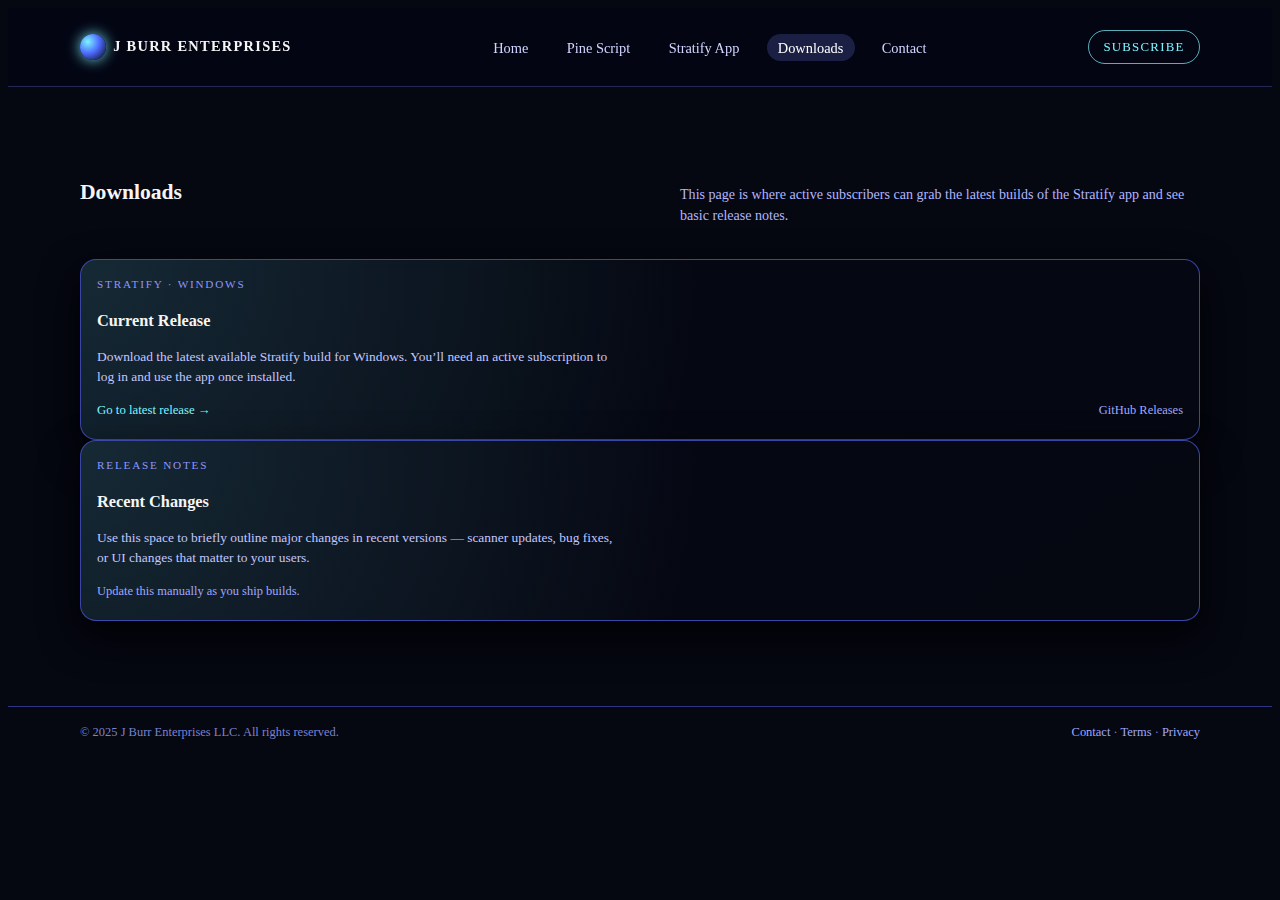
<file: downloads.html>
<!DOCTYPE html>
<html lang="en">
<head>
  <meta charset="UTF-8">
  <title>Downloads | J Burr Enterprises LLC</title>
  <meta name="viewport" content="width=device-width, initial-scale=1.0">
  <link rel="stylesheet" href="style.css">
</head>
<body>
<header>
  <div class="nav-container">
    <div class="logo">
      <div class="logo-mark"></div>
      <span>J BURR ENTERPRISES</span>
    </div>
    <nav>
      <ul>
        <li><a href="index.html">Home</a></li>
        <li><a href="pine-script.html">Pine Script</a></li>
        <li><a href="stratify.html">Stratify App</a></li>
        <li><a href="downloads.html" class="active">Downloads</a></li>
        <li><a href="contact.html">Contact</a></li>
      </ul>
    </nav>
    <a href="stratify.html" class="nav-cta">Subscribe</a>
  </div>
</header>
<main>
  <section class="section">
    <div class="section-header">
      <h2>Downloads</h2>
      <p>
        This page is where active subscribers can grab the latest builds of the Stratify app and see basic release notes.
      </p>
    </div>
    <div class="cards">
      <article class="card">
        <div class="card-tag">Stratify · Windows</div>
        <h3>Current Release</h3>
        <p>
          Download the latest available Stratify build for Windows. You’ll need an active subscription to log in and use 
          the app once installed.
        </p>
        <div class="card-footer">
          <a href="https://github.com/YOUR_GITHUB_USERNAME/YOUR_STRATIFY_REPO/releases/latest" target="_blank">
            Go to latest release →
          </a>
          <span>GitHub Releases</span>
        </div>
      </article>
      <article class="card">
        <div class="card-tag">Release Notes</div>
        <h3>Recent Changes</h3>
        <p>
          Use this space to briefly outline major changes in recent versions — scanner updates, bug fixes, or UI changes 
          that matter to your users.
        </p>
        <div class="card-footer">
          <span>Update this manually as you ship builds.</span>
        </div>
      </article>
    </div>
  </section>
</main>
<footer>
  <div class="footer-inner">
    <span>© 2025 J Burr Enterprises LLC. All rights reserved.</span>
    <span>
      <a href="contact.html">Contact</a> ·
      <a href="#">Terms</a> ·
      <a href="#">Privacy</a>
    </span>
  </div>
</footer>
</body>
</html>
</file>
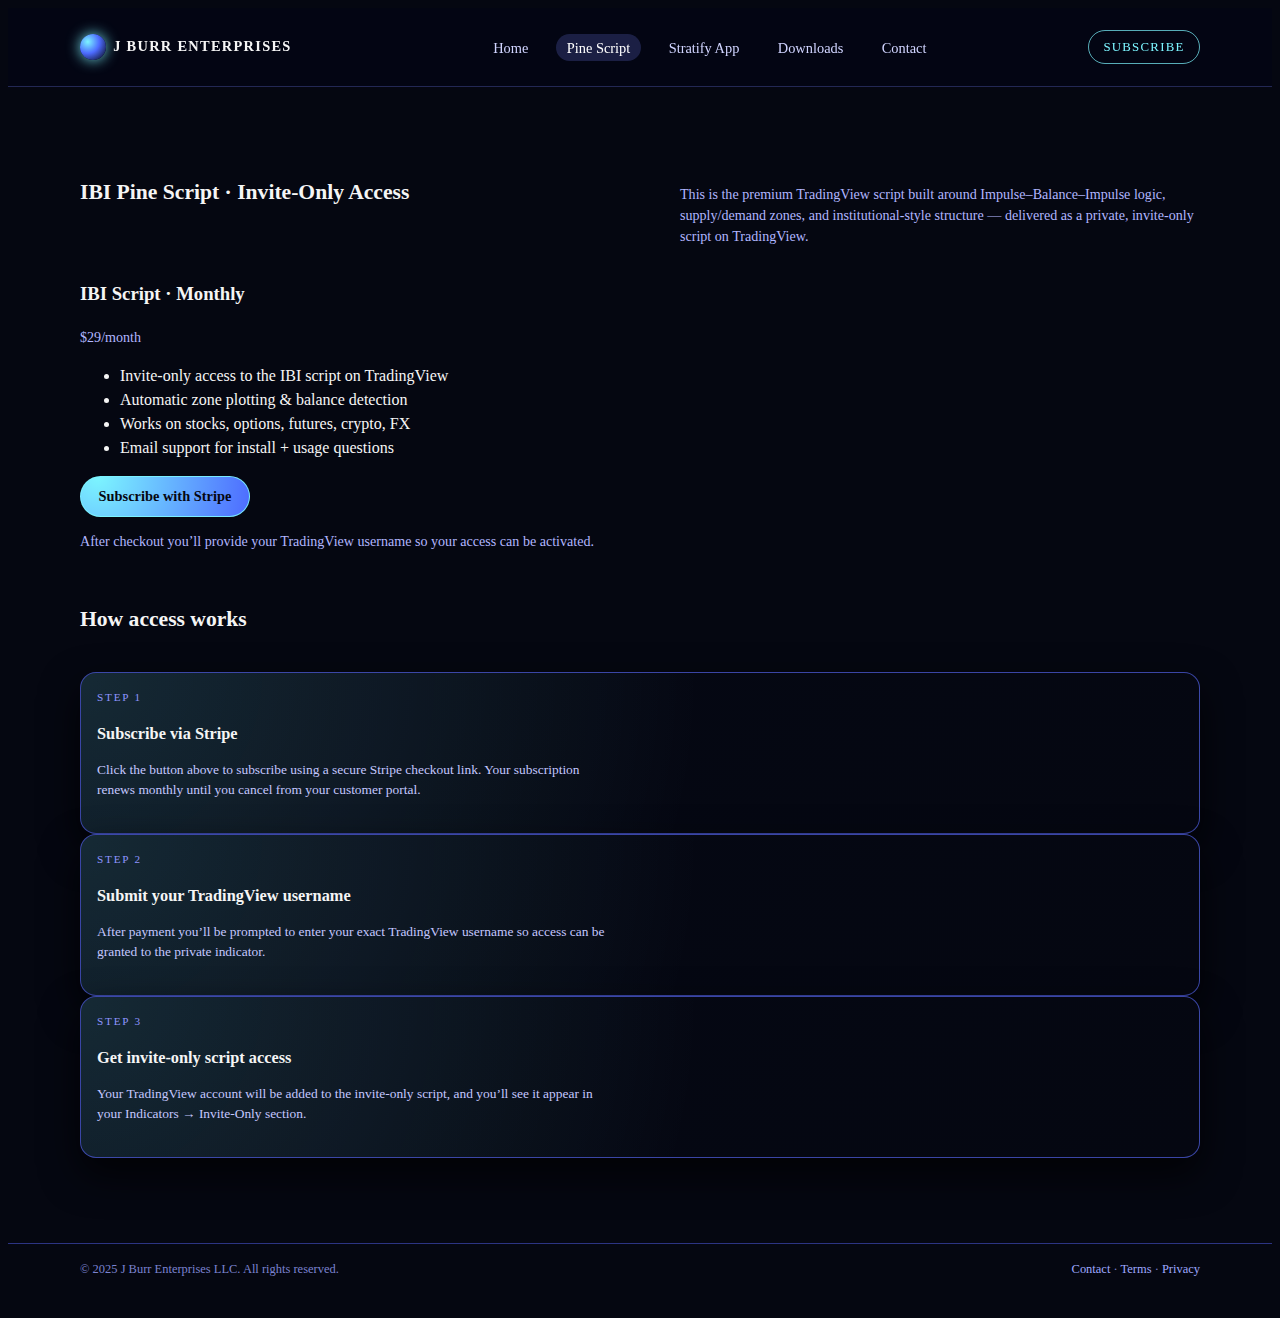
<file: pine-script.html>
<!DOCTYPE html>
<html lang="en">
<head>
  <meta charset="UTF-8">
  <title>IBI Pine Script Subscription | J Burr Enterprises LLC</title>
  <meta name="viewport" content="width=device-width, initial-scale=1.0">
  <link rel="stylesheet" href="style.css">
</head>
<body>
<header>
  <div class="nav-container">
    <div class="logo">
      <div class="logo-mark"></div>
      <span>J BURR ENTERPRISES</span>
    </div>
    <nav>
      <ul>
        <li><a href="index.html">Home</a></li>
        <li><a href="pine-script.html" class="active">Pine Script</a></li>
        <li><a href="stratify.html">Stratify App</a></li>
        <li><a href="downloads.html">Downloads</a></li>
        <li><a href="contact.html">Contact</a></li>
      </ul>
    </nav>
    <a href="pine-script.html" class="nav-cta">Subscribe</a>
  </div>
</header>
<main>
  <section class="section">
    <div class="section-header">
      <h2>IBI Pine Script · Invite‑Only Access</h2>
      <p>
        This is the premium TradingView script built around Impulse–Balance–Impulse logic, supply/demand zones, and 
        institutional‑style structure — delivered as a private, invite‑only script on TradingView.
      </p>
    </div>
    <div class="pricing-grid">
      <article class="tier">
        <h3>IBI Script · Monthly</h3>
        <p class="price">$29<span>/month</span></p>
        <ul>
          <li>Invite‑only access to the IBI script on TradingView</li>
          <li>Automatic zone plotting & balance detection</li>
          <li>Works on stocks, options, futures, crypto, FX</li>
          <li>Email support for install + usage questions</li>
        </ul>
        <a 
          href="https://buy.stripe.com/YOUR_PINE_SUBSCRIPTION_LINK" 
          class="btn btn-primary"
        >
          Subscribe with Stripe
        </a>
        <p class="muted">
          After checkout you’ll provide your TradingView username so your access can be activated.
        </p>
      </article>
    </div>
    <div class="section" style="margin-top:2rem;">
      <div class="section-header">
        <h2>How access works</h2>
      </div>
      <div class="cards">
        <article class="card">
          <div class="card-tag">Step 1</div>
          <h3>Subscribe via Stripe</h3>
          <p>
            Click the button above to subscribe using a secure Stripe checkout link. Your subscription renews monthly 
            until you cancel from your customer portal.
          </p>
        </article>
        <article class="card">
          <div class="card-tag">Step 2</div>
          <h3>Submit your TradingView username</h3>
          <p>
            After payment you’ll be prompted to enter your exact TradingView username so access can be granted to the 
            private indicator.
          </p>
        </article>
        <article class="card">
          <div class="card-tag">Step 3</div>
          <h3>Get invite‑only script access</h3>
          <p>
            Your TradingView account will be added to the invite‑only script, and you’ll see it appear in your 
            Indicators → Invite‑Only section.
          </p>
        </article>
      </div>
    </div>
  </section>
</main>
<footer>
  <div class="footer-inner">
    <span>© 2025 J Burr Enterprises LLC. All rights reserved.</span>
    <span>
      <a href="contact.html">Contact</a> ·
      <a href="#">Terms</a> ·
      <a href="#">Privacy</a>
    </span>
  </div>
</footer>
</body>
</html>
</file>
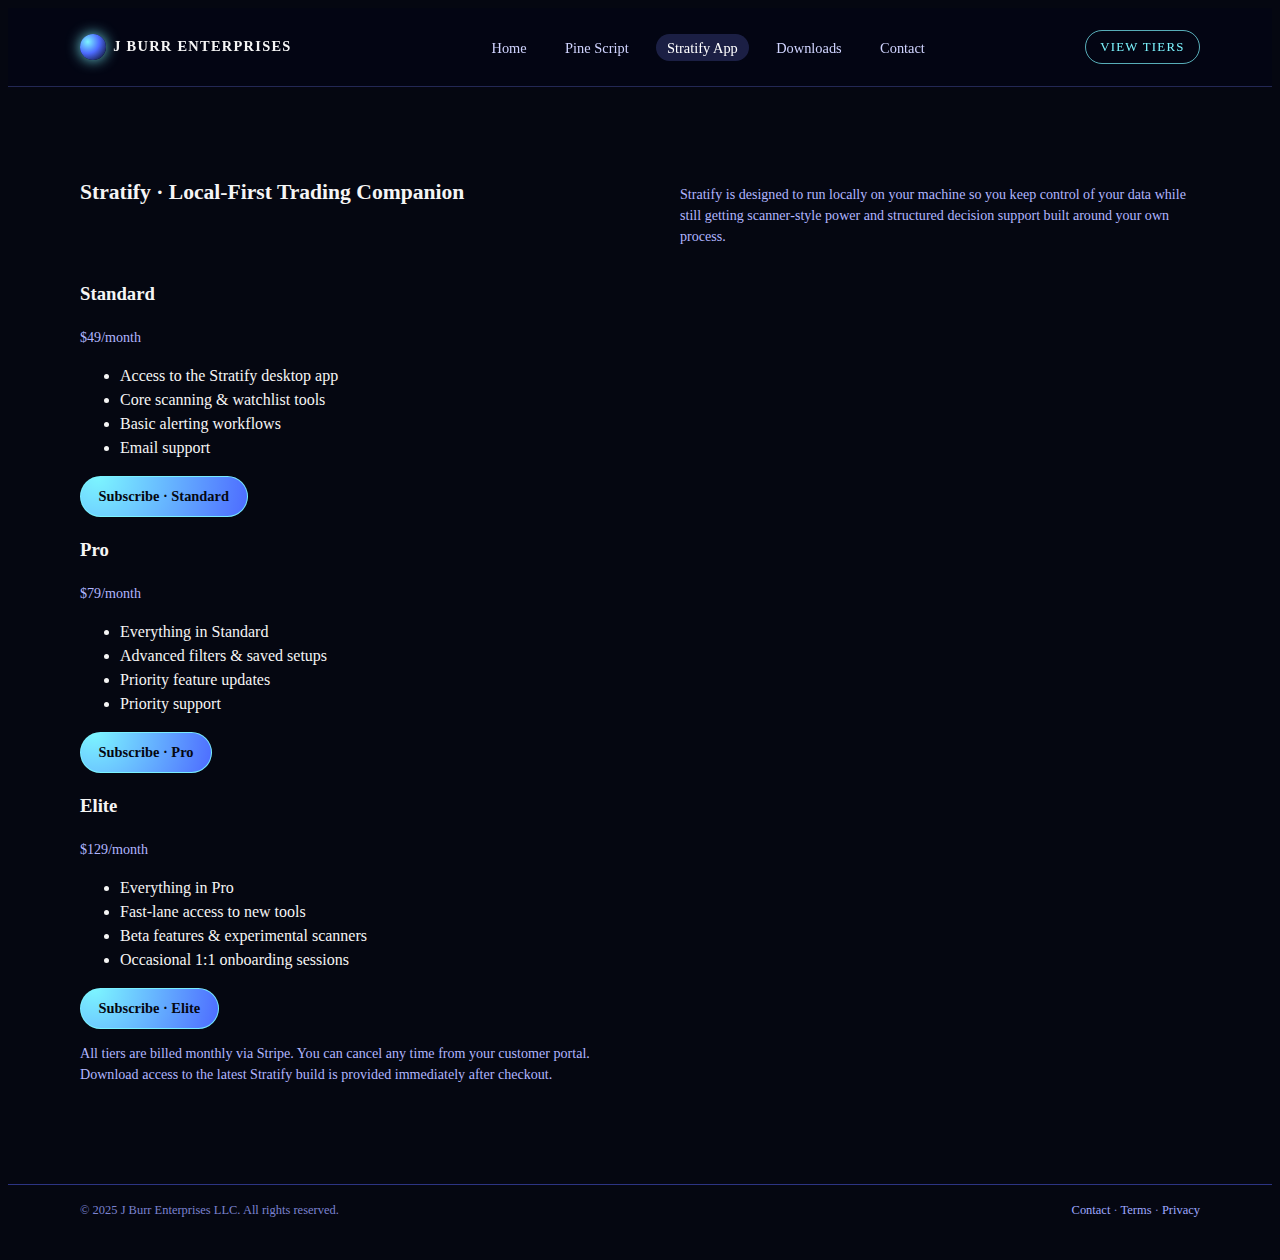
<file: stratify.html>
<!DOCTYPE html>
<html lang="en">
<head>
  <meta charset="UTF-8">
  <title>Stratify App Subscriptions | J Burr Enterprises LLC</title>
  <meta name="viewport" content="width=device-width, initial-scale=1.0">
  <link rel="stylesheet" href="style.css">
</head>
<body>
<header>
  <div class="nav-container">
    <div class="logo">
      <div class="logo-mark"></div>
      <span>J BURR ENTERPRISES</span>
    </div>
    <nav>
      <ul>
        <li><a href="index.html">Home</a></li>
        <li><a href="pine-script.html">Pine Script</a></li>
        <li><a href="stratify.html" class="active">Stratify App</a></li>
        <li><a href="downloads.html">Downloads</a></li>
        <li><a href="contact.html">Contact</a></li>
      </ul>
    </nav>
    <a href="stratify.html" class="nav-cta">View Tiers</a>
  </div>
</header>
<main>
  <section class="section">
    <div class="section-header">
      <h2>Stratify · Local‑First Trading Companion</h2>
      <p>
        Stratify is designed to run locally on your machine so you keep control of your data while still getting
        scanner‑style power and structured decision support built around your own process.
      </p>
    </div>
    <div class="pricing-grid">
      <article class="tier">
        <h3>Standard</h3>
        <p class="price">$49<span>/month</span></p>
        <ul>
          <li>Access to the Stratify desktop app</li>
          <li>Core scanning & watchlist tools</li>
          <li>Basic alerting workflows</li>
          <li>Email support</li>
        </ul>
        <a 
          href="https://buy.stripe.com/YOUR_STRATIFY_STANDARD_LINK" 
          class="btn btn-primary"
        >
          Subscribe · Standard
        </a>
      </article>
      <article class="tier">
        <h3>Pro</h3>
        <p class="price">$79<span>/month</span></p>
        <ul>
          <li>Everything in Standard</li>
          <li>Advanced filters & saved setups</li>
          <li>Priority feature updates</li>
          <li>Priority support</li>
        </ul>
        <a 
          href="https://buy.stripe.com/YOUR_STRATIFY_PRO_LINK" 
          class="btn btn-primary"
        >
          Subscribe · Pro
        </a>
      </article>
      <article class="tier">
        <h3>Elite</h3>
        <p class="price">$129<span>/month</span></p>
        <ul>
          <li>Everything in Pro</li>
          <li>Fast‑lane access to new tools</li>
          <li>Beta features & experimental scanners</li>
          <li>Occasional 1:1 onboarding sessions</li>
        </ul>
        <a 
          href="https://buy.stripe.com/YOUR_STRATIFY_ELITE_LINK" 
          class="btn btn-primary"
        >
          Subscribe · Elite
        </a>
      </article>
    </div>
    <p class="muted">
      All tiers are billed monthly via Stripe. You can cancel any time from your customer portal. Download access to the
      latest Stratify build is provided immediately after checkout.
    </p>
  </section>
</main>
<footer>
  <div class="footer-inner">
    <span>© 2025 J Burr Enterprises LLC. All rights reserved.</span>
    <span>
      <a href="contact.html">Contact</a> ·
      <a href="#">Terms</a> ·
      <a href="#">Privacy</a>
    </span>
  </div>
</footer>
</body>
</html>
</file>
<file: style.css>
{
  box-sizing: border-box;
  margin: 0;
  padding: 0;
  font-family: system-ui, -apple-system, BlinkMacSystemFont, "Segoe UI", sans-serif;
}
body {
  background: #050711;
  color: #f5f5f5;
  line-height: 1.5;
}
a {
  color: inherit;
  text-decoration: none;
}
header {
  position: sticky;
  top: 0;
  z-index: 100;
  background: rgba(3, 5, 20, 0.96);
  backdrop-filter: blur(10px);
  border-bottom: 1px solid rgba(120, 132, 255, 0.28);
}
.nav-container {
  max-width: 1120px;
  margin: 0 auto;
  padding: 0.7rem 1.25rem;
  display: flex;
  align-items: center;
  justify-content: space-between;
}
.logo {
  display: flex;
  align-items: center;
  gap: 0.45rem;
  font-weight: 600;
  letter-spacing: 0.09em;
  font-size: 0.9rem;
  text-transform: uppercase;
}
.logo-mark {
  width: 26px;
  height: 26px;
  border-radius: 999px;
  background: radial-gradient(circle at 30% 30%, #7cf5ff, #4d6bff 45%, #000);
  box-shadow: 0 0 14px rgba(124, 245, 255, 0.9);
}
.logo span small {
  display: block;
  font-size: 0.6rem;
  letter-spacing: 0.18em;
  color: #9fa7ff;
}
nav ul {
  display: flex;
  gap: 1rem;
  list-style: none;
}
nav a {
  font-size: 0.9rem;
  padding: 0.35rem 0.7rem;
  border-radius: 999px;
  color: #d0d4ff;
  transition: background 0.15s ease, color 0.15s ease;
}
nav a:hover,
nav a.active {
  background: rgba(120, 132, 255, 0.21);
  color: #ffffff;
}
.nav-cta {
  padding: 0.4rem 0.9rem;
  border-radius: 999px;
  border: 1px solid rgba(124, 245, 255, 0.7);
  color: #7cf5ff;
  font-size: 0.8rem;
  text-transform: uppercase;
  letter-spacing: 0.1em;
}
.nav-cta:hover {
  background: radial-gradient(circle at 10% 0%, #7cf5ff, #4d6bff);
  color: #050711;
}
main {
  max-width: 1120px;
  margin: 0 auto;
  padding: 1.8rem 1.25rem 3rem;
}
.hero-shell {
  margin-top: 1.3rem;
  border-radius: 20px;
  padding: 1.4rem 1.4rem 1.7rem;
  background:
    radial-gradient(circle at 0 0, rgba(124, 245, 255, 0.2), transparent 55%),
    radial-gradient(circle at 100% 0, rgba(164, 104, 255, 0.24), transparent 55%),
    linear-gradient(135deg, #050813, #050712);
  border: 1px solid rgba(124, 245, 255, 0.3);
  box-shadow: 0 26px 70px rgba(0, 0, 0, 0.8);
}
.hero-header {
  display: flex;
  justify-content: space-between;
  gap: 2rem;
  align-items: flex-start;
  margin-bottom: 1rem;
}
.hero-copy {
  max-width: 560px;
}
.hero-kicker {
  display: inline-flex;
  align-items: center;
  gap: 0.5rem;
  font-size: 0.78rem;
  text-transform: uppercase;
  letter-spacing: 0.2em;
  color: #9fa7ff;
  margin-bottom: 0.7rem;
}
.hero-kicker .pill {
  padding: 0.16rem 0.7rem;
  border-radius: 999px;
  border: 1px solid rgba(124, 245, 255, 0.9);
  color: #7cf5ff;
  background: rgba(5, 8, 27, 0.8);
}
.hero-copy h1 {
  font-size: 2.05rem;
  line-height: 1.1;
  margin-bottom: 0.6rem;
}
.hero-copy h1 span {
  background: linear-gradient(120deg, #7cf5ff, #9f8bff, #ffce6b);
  -webkit-background-clip: text;
  color: transparent;
}
.hero-copy p {
  font-size: 0.94rem;
  color: #c4c7ff;
}
.hero-actions {
  display: flex;
  flex-wrap: wrap;
  gap: 0.75rem;
  margin-top: 1rem;
}
.btn {
  display: inline-flex;
  align-items: center;
  justify-content: center;
  gap: 0.35rem;
  padding: 0.55rem 1.1rem;
  border-radius: 999px;
  border: 1px solid transparent;
  font-size: 0.9rem;
  cursor: pointer;
  transition: background 0.16s ease, border-color 0.16s ease, transform 0.08s ease;
}
.btn-primary {
  background: radial-gradient(circle at 10% 0%, #7cf5ff, #4d6bff);
  border-color: rgba(124, 245, 255, 0.9);
  color: #050711;
  font-weight: 600;
}
.btn-primary:hover {
  transform: translateY(-1px);
  box-shadow: 0 10px 26px rgba(77, 107, 255, 0.85);
}
.btn-ghost {
  background: transparent;
  border-color: rgba(151, 163, 255, 0.7);
  color: #d0d4ff;
}
.btn-ghost:hover {
  background: rgba(19, 25, 60, 0.9);
}
.hero-meta {
  font-size: 0.8rem;
  color: #8f95ff;
  margin-top: 0.6rem;
}
.hero-badge-stack {
  display: flex;
  flex-direction: column;
  gap: 0.45rem;
  font-size: 0.78rem;
  color: #c4c7ff;
}
.hero-badge {
  padding: 0.35rem 0.7rem;
  border-radius: 999px;
  background: rgba(5, 8, 27, 0.9);
  border: 1px solid rgba(64, 76, 182, 0.9);
}
.hero-badge strong {
  color: #7cf5ff;
}
.carousel {
  position: relative;
  margin-top: 1.1rem;
  border-radius: 16px;
  overflow: hidden;
  border: 1px solid rgba(64, 76, 182, 0.85);
  background: radial-gradient(circle at 0 0, rgba(124, 245, 255, 0.16), transparent 55%),
              linear-gradient(135deg, #050712, #05050e);
}
.carousel-inner {
  position: relative;
  width: 100%;
  min-height: 170px;
}
.carousel-slide {
  position: absolute;
  inset: 0;
  opacity: 0;
  transform: translateX(10px);
  transition: opacity 0.35s ease, transform 0.35s ease;
  padding: 1.1rem 1.3rem 1.3rem;
  display: flex;
  justify-content: space-between;
  gap: 1.6rem;
}
.carousel-slide.active {
  opacity: 1;
  transform: translateX(0);
}
.slide-copy {
  max-width: 520px;
}
.slide-kicker {
  font-size: 0.75rem;
  text-transform: uppercase;
  letter-spacing: 0.18em;
  color: #9fa7ff;
  margin-bottom: 0.35rem;
}
.slide-title {
  font-size: 1.1rem;
  margin-bottom: 0.35rem;
}
.slide-title span {
  color: #7cf5ff;
}
.slide-copy p {
  font-size: 0.86rem;
  color: #c4c7ff;
}
.slide-meta {
  margin-top: 0.55rem;
  font-size: 0.78rem;
  color: #8f95ff;
}
.slide-actions {
  margin-top: 0.85rem;
  display: flex;
  flex-wrap: wrap;
  gap: 0.6rem;
}
.slide-visual {
  flex: 1;
  min-width: 200px;
  border-radius: 12px;
  background:
    radial-gradient(circle at 10% 0, rgba(124, 245, 255, 0.26), transparent 55%),
    radial-gradient(circle at 100% 100%, rgba(164, 104, 255, 0.35), transparent 55%),
    linear-gradient(145deg, #050816, #050713);
  border: 1px solid rgba(124, 245, 255, 0.4);
  position: relative;
  overflow: hidden;
}
.slide-visual::before {
  content: "";
  position: absolute;
  inset: 0;
  background-image: linear-gradient(rgba(255,255,255,0.05) 1px, transparent 1px),
                    linear-gradient(90deg, rgba(255,255,255,0.05) 1px, transparent 1px);
  background-size: 20px 20px;
  opacity: 0.45;
}
.slide-chip {
  position: absolute;
  top: 0.8rem;
  left: 0.8rem;
  padding: 0.22rem 0.6rem;
  border-radius: 999px;
  background: rgba(5, 8, 27, 0.96);
  border: 1px solid rgba(124, 245, 255, 0.9);
  font-size: 0.72rem;
}
.slide-metric {
  position: absolute;
  bottom: 0.9rem;
  left: 0.9rem;
  right: 0.9rem;
  display: flex;
  justify-content: space-between;
  font-size: 0.72rem;
  color: #c4c7ff;
}
.slide-metric span strong {
  display: block;
  font-size: 0.9rem;
  color: #f7fbff;
}
.carousel-dots {
  display: flex;
  gap: 0.45rem;
  padding: 0.6rem 0.9rem 0.8rem;
  justify-content: flex-start;
  align-items: center;
  border-top: 1px solid rgba(54, 64, 160, 0.9);
  background: radial-gradient(circle at 0 0, rgba(124,245,255,0.08), transparent 55%);
}
.dot {
  width: 9px;
  height: 9px;
  border-radius: 999px;
  border: 1px solid rgba(151, 163, 255, 0.7);
  background: transparent;
  cursor: pointer;
  transition: background 0.16s ease, transform 0.1s ease, border-color 0.16s ease;
}
.dot.active {
  background: #7cf5ff;
  border-color: rgba(124, 245, 255, 1);
  transform: scale(1.05);
}
.section {
  margin-top: 2.6rem;
}
.section-header {
  display: flex;
  justify-content: space-between;
  align-items: baseline;
  gap: 1.4rem;
  margin-bottom: 1.2rem;
}
.section h2 {
  font-size: 1.35rem;
}
.section p {
  font-size: 0.88rem;
  color: #b1b6ff;
  max-width: 520px;
}
.product-grid {
  display: grid;
  grid-template-columns: repeat(auto-fit, minmax(250px, 1fr));
  gap: 1.1rem;
}
.card {
  border-radius: 16px;
  padding: 1rem 1rem 1.2rem;
  background: radial-gradient(circle at 0 0, rgba(124, 245, 255, 0.14), transparent 55%),
              linear-gradient(145deg, #050814, #050711);
  border: 1px solid rgba(64, 76, 182, 0.9);
  box-shadow: 0 16px 38px rgba(0, 0, 0, 0.75);
  transition: transform 0.14s ease, box-shadow 0.14s ease, border-color 0.16s ease;
}
.card:hover {
  transform: translateY(-3px);
  box-shadow: 0 16px 44px rgba(77, 107, 255, 0.8);
  border-color: rgba(124, 245, 255, 0.9);
}
.card-tag {
  font-size: 0.7rem;
  text-transform: uppercase;
  letter-spacing: 0.16em;
  color: #8f95ff;
  margin-bottom: 0.4rem;
}
.card h3 {
  font-size: 1.02rem;
  margin-bottom: 0.25rem;
}
.card p {
  font-size: 0.84rem;
  color: #c4c7ff;
}
.card-footer {
  margin-top: 0.8rem;
  display: flex;
  justify-content: space-between;
  align-items: center;
  font-size: 0.78rem;
  color: #9fa7ff;
}
.card-footer a {
  font-size: 0.8rem;
  color: #7cf5ff;
}
.page-hero {
  margin-top: 1.9rem;
  border-radius: 18px;
  padding: 1.4rem 1.4rem 1.6rem;
  background:
    radial-gradient(circle at 0 0, rgba(124, 245, 255, 0.18), transparent 55%),
    radial-gradient(circle at 100% 0, rgba(164, 104, 255, 0.24), transparent 55%),
    linear-gradient(135deg, #050813, #050712);
  border: 1px solid rgba(124, 245, 255, 0.35);
  box-shadow: 0 22px 60px rgba(0, 0, 0, 0.78);
}
.page-hero h1 {
  font-size: 1.6rem;
  margin-bottom: 0.4rem;
}
.page-hero p {
  font-size: 0.9rem;
  color: #c4c7ff;
}
.page-hero-meta {
  margin-top: 0.6rem;
  font-size: 0.8rem;
  color: #8f95ff;
}
.page-layout {
  margin-top: 2rem;
  display: grid;
  grid-template-columns: minmax(0, 1.6fr) minmax(0, 1fr);
  gap: 1.4rem;
}
.panel {
  border-radius: 16px;
  padding: 1rem 1.1rem 1.2rem;
  background: radial-gradient(circle at 0 0, rgba(124, 245, 255, 0.12), transparent 55%),
              linear-gradient(145deg, #050814, #050711);
  border: 1px solid rgba(64, 76, 182, 0.9);
  box-shadow: 0 18px 45px rgba(0, 0, 0, 0.8);
}
.panel h2 {
  font-size: 1.05rem;
  margin-bottom: 0.35rem;
}
.panel p,
.panel li {
  font-size: 0.86rem;
  color: #c4c7ff;
}
.panel ul {
  margin-left: 1rem;
  margin-top: 0.4rem;
}
.panel ul li {
  margin-bottom: 0.25rem;
}
.subtle {
  font-size: 0.78rem;
  color: #8f95ff;
  margin-top: 0.4rem;
}
footer {
  border-top: 1px solid rgba(54, 64, 160, 0.8);
  margin-top: 2.3rem;
  padding: 1rem 1.25rem 2rem;
  color: #7b82d0;
  font-size: 0.78rem;
}
.footer-inner {
  max-width: 1120px;
  margin: 0 auto;
  display: flex;
  justify-content: space-between;
  gap: 1rem;
  flex-wrap: wrap;
}
footer a {
  color: #9fa7ff;
  font-size: 0.78rem;
}
@media (max-width: 860px) {
  .hero-header {
    flex-direction: column;
  }
  .page-layout {
    grid-template-columns: minmax(0, 1fr);
  }
}
@media (max-width: 780px) {
  nav ul {
    display: none;
  }
}
@media (max-width: 640px) {
  .hero-shell {
    padding: 1.1rem 1.1rem 1.4rem;
  }
  .carousel-slide {
    flex-direction: column;
  }
}
/* === FULL CARD CLICKABLE BEHAVIOR (ADDED) === */
.card-link {
  display: block;
  color: inherit;
  text-decoration: none;
  height: 100%;
}

/* Match hover behavior when whole card is the link */
.card-link:hover .card {
  transform: translateY(-3px);
  box-shadow: 0 16px 44px rgba(77, 107, 255, 0.8);
  border-color: rgba(124, 245, 255, 0.9);
}
</file>
<file: product.css>
/* product.css
   Additional styling for product detail pages and pricing.
   Relies on base typography, colors, and layout defined in style.css.
*/

/* Generic section spacing on product pages */
.product-main {
  max-width: 1120px;
  margin: 0 auto;
  padding: 1.8rem 1.25rem 3rem;
}

/* Pricing sections */
.pricing-section {
  margin-top: 2rem;
}

.pricing-section h2 {
  font-size: 1.1rem;
  margin-bottom: 0.6rem;
}

.pricing-intro {
  font-size: 0.88rem;
  color: #b1b6ff;
  margin-bottom: 0.8rem;
}

/* Responsive pricing grid */
.pricing-grid {
  display: grid;
  grid-template-columns: repeat(auto-fit, minmax(220px, 1fr));
  gap: 1rem;
}

/* Individual pricing card */
.pricing-card {
  border-radius: 16px;
  padding: 1rem 1rem 1.2rem;
  background:
    radial-gradient(circle at 0 0, rgba(124, 245, 255, 0.16), transparent 55%),
    linear-gradient(145deg, #050814, #050711);
  border: 1px solid rgba(64, 76, 182, 0.9);
  box-shadow: 0 16px 38px rgba(0, 0, 0, 0.75);
  display: flex;
  flex-direction: column;
  justify-content: space-between;
}

.pricing-card.highlight {
  border-color: rgba(124, 245, 255, 0.95);
  box-shadow: 0 20px 48px rgba(77, 107, 255, 0.9);
}

.plan-name {
  font-size: 0.95rem;
  font-weight: 600;
  letter-spacing: 0.08em;
  text-transform: uppercase;
  color: #e4e7ff;
  margin-bottom: 0.25rem;
}

.plan-tag {
  font-size: 0.7rem;
  text-transform: uppercase;
  letter-spacing: 0.16em;
  color: #8f95ff;
  margin-bottom: 0.4rem;
}

.plan-price {
  font-size: 1.2rem;
  font-weight: 600;
  margin-bottom: 0.25rem;
}

.plan-price span {
  font-size: 0.8rem;
  font-weight: 400;
  color: #9fa7ff;
  margin-left: 0.15rem;
}

.plan-description {
  font-size: 0.82rem;
  color: #c4c7ff;
  margin-bottom: 0.65rem;
}

.plan-details {
  font-size: 0.78rem;
  color: #9fa7ff;
  margin-bottom: 0.8rem;
}

.plan-details ul {
  list-style: none;
  padding-left: 0;
}

.plan-details ul li {
  margin-bottom: 0.2rem;
}

/* Stripe button inside pricing cards */
.plan-actions {
  margin-top: auto;
}

.plan-actions .btn {
  width: 100%;
  justify-content: center;
}

/* Legal / disclaimer sections on product pages */
.legal-section {
  margin-top: 2.6rem;
}

.legal-section .section-header h2 {
  font-size: 1.2rem;
}

.legal-section .panel h3 {
  font-size: 1rem;
  margin-bottom: 0.3rem;
}

.legal-section .panel p,
.legal-section .panel li {
  font-size: 0.84rem;
}

/* Back link */
.back-link {
  display: inline-flex;
  align-items: center;
  gap: 0.25rem;
  font-size: 0.8rem;
  color: #9fa7ff;
  margin-top: 1.4rem;
}

.back-link:hover {
  color: #ffffff;
}

/* Slight tweak for product page main element so it can reuse base <main> if needed */
.product-page main {
  max-width: 1120px;
  margin: 0 auto;
  padding: 1.8rem 1.25rem 3rem;
}

/* Responsive adjustments for pricing grid */
@media (max-width: 640px) {
  .pricing-card {
    padding: 0.9rem 0.9rem 1.1rem;
  }
}
/* === FIX: Button width inside pricing cards === */

.pricing-card .btn {
  width: 100%;
  max-width: 240px;       /* prevents stretching outside the card */
  margin: 0 auto;         /* centers the button */
  display: block;
}
</file>
